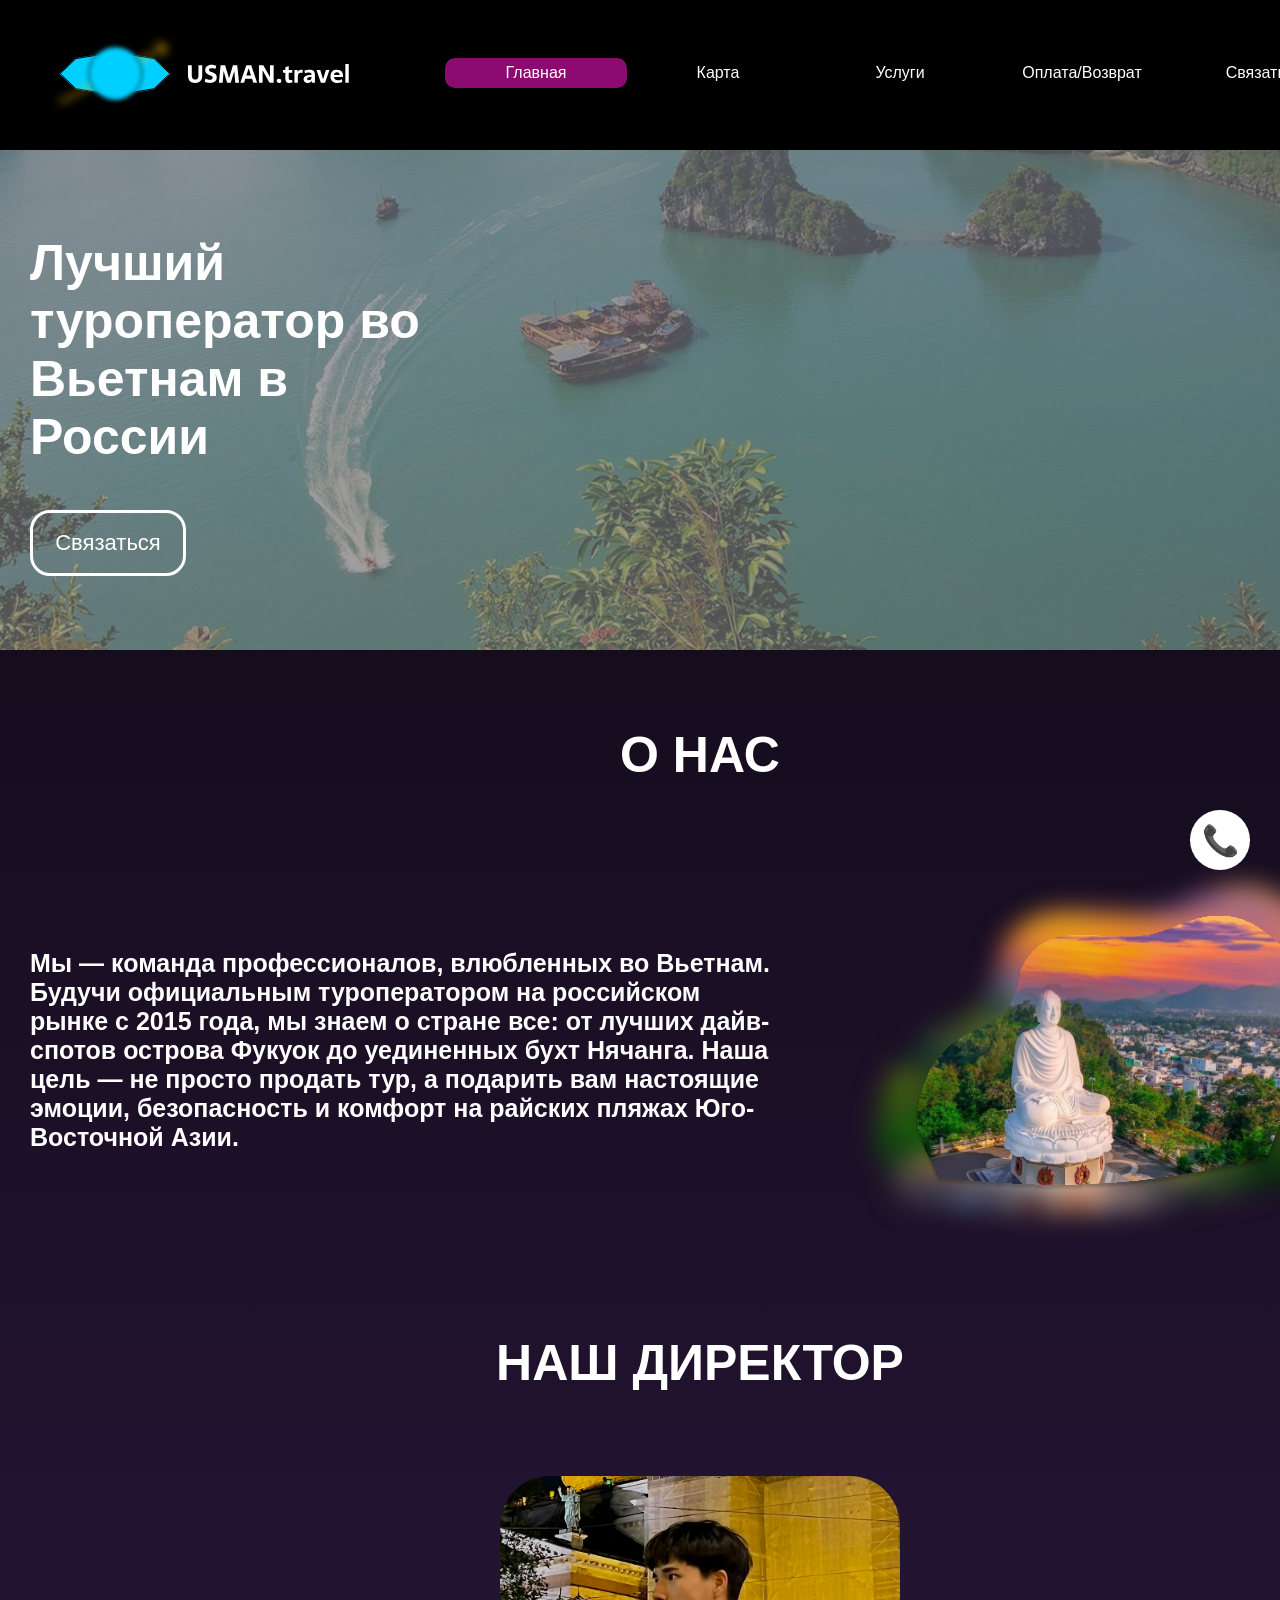
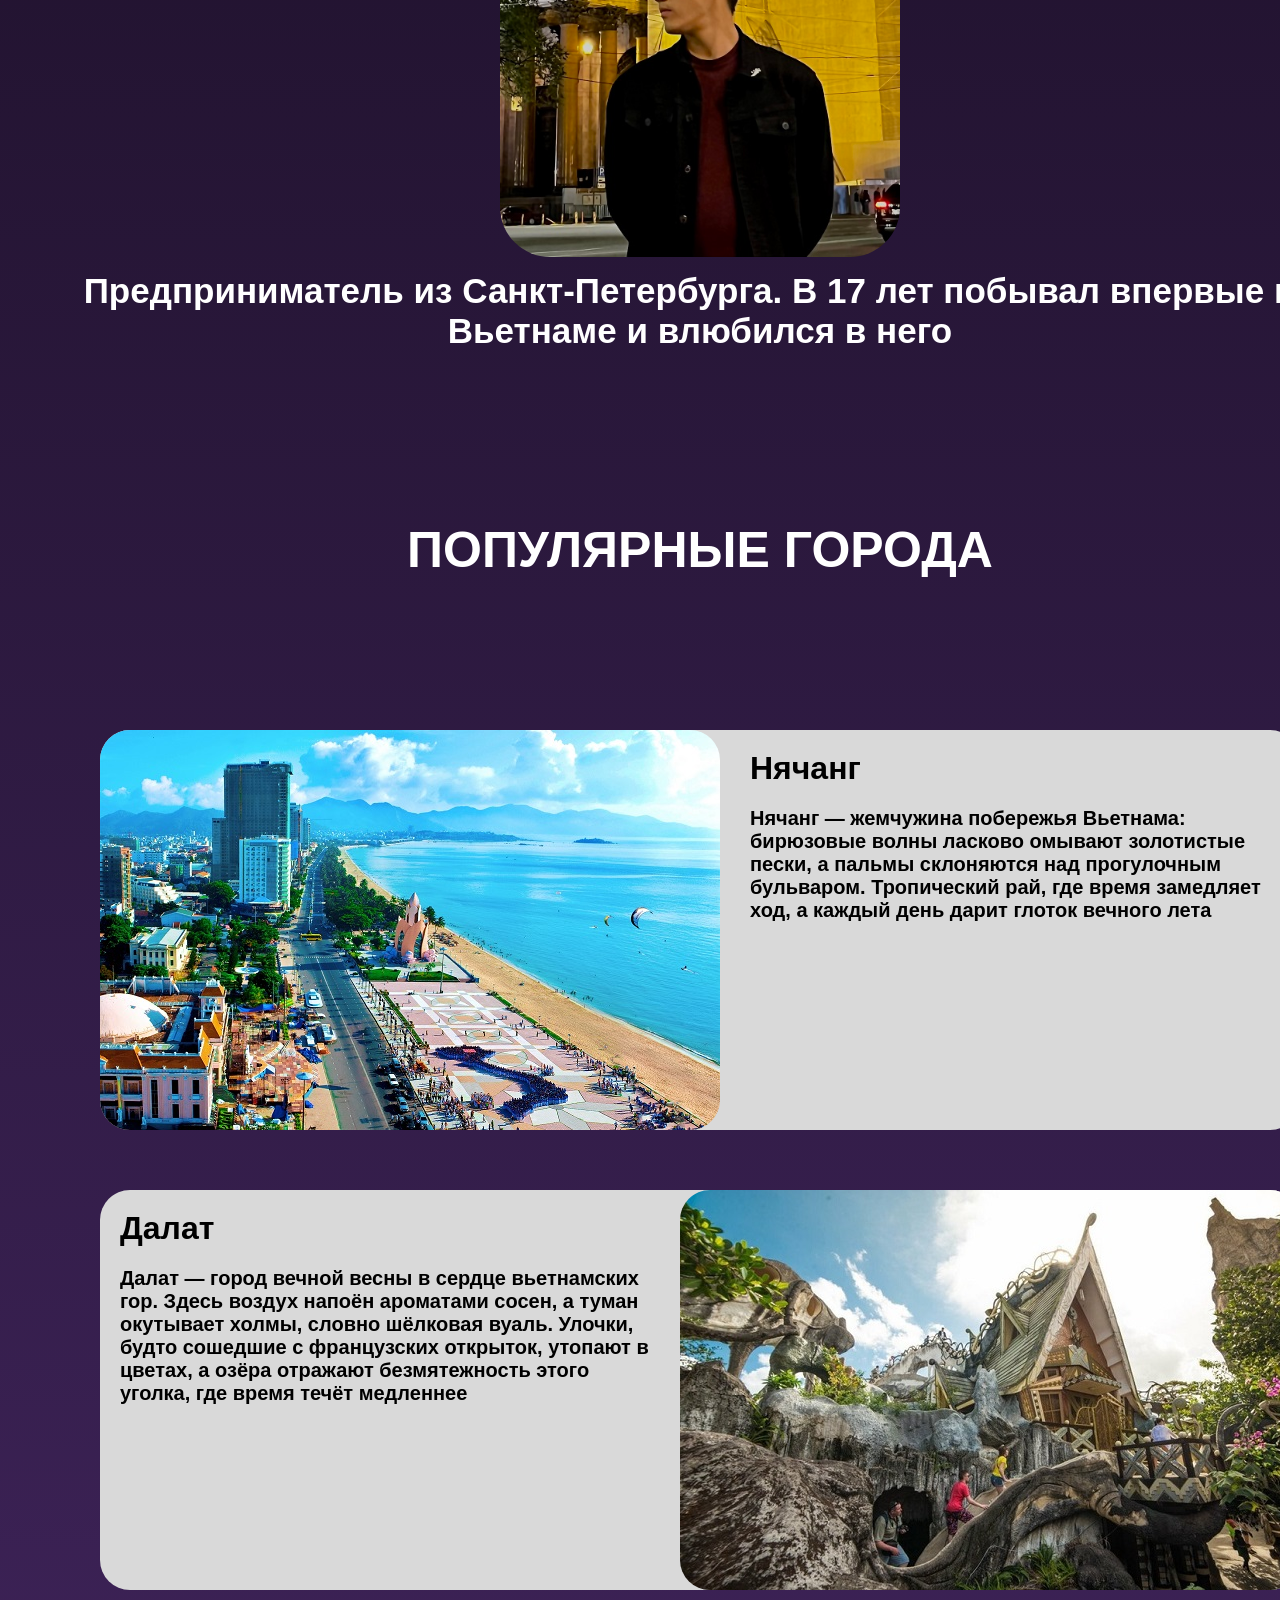
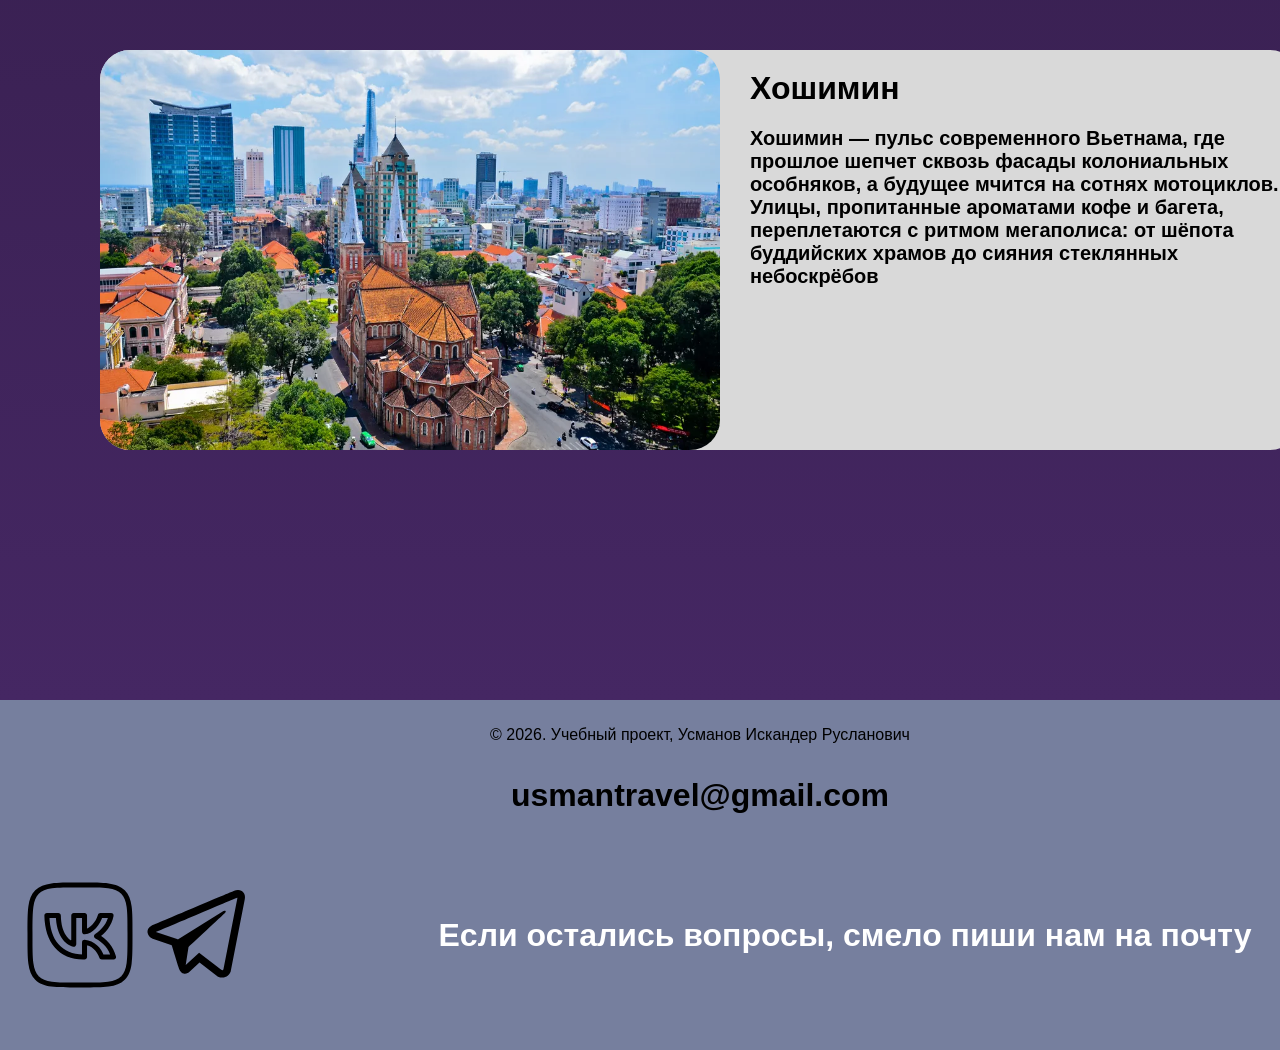
<file: files/index.html>
<!DOCTYPE html>
<html>
<head>
<meta charset = "UTF-8">
<title>USMAN.travel</title>
<link rel = "stylesheet" type = "text/css" href = "css.css">
<link rel="icon" href="favicon.ico" type="image/x-icon">
</head>
<body>
<video class = "fon_video" autoplay loop muted playsinline>
<source src = "fon.mp4">
</video>
<div class = "site">
<div class = "header">
<div class = "logo">
<a href = "index.html">
<img src = "logotip.svg">
</a>
</div>
<div class = "navygation">
<ol class = "menu">
<li><a href = "index.html" class="active">Главная</a>
<ul>
<li><a href = "index.html">О нас</a></li>
<li><a href = "index.html">Наш директор</a></li>
<li><a href = "index.html">Популярные города</a></li>
</ul>
</li>
<li><a href = "map.html">Карта</a></li>
<li><a href = "prices.html">Услуги</a>
<ul>
<li><a href = "prices.html">Цены</a></li>
<li><a href = "prices.html">Готовые туры</a></li>
<li><a href = "prices.html">Экстрим</a></li>
<li><a href = "prices.html">Оздоровительные</a></li>
</ul>
</li>
<li><a href = "rules.html">Оплата/Возврат</a>
<ul>
<li><a href = "rules.html">Правила бронирования, оплаты, отмены туров.</a></li>
</ul>
</li>
<li><a href = "contacts.html">Связаться</a>
<ul>
<li><a href = "contacts.html">Звонок оператора</a></li>
<li><a href = "contacts.html">Анкета</a></li>
<li><a href = "contacts.html">График работы операторов</a></li>
<li><a href = "#gmail">Почта</a></li>
</ul>
</li>
</ol>
</div>
</div>
<div class = "main">
<div class = "obl1">
<img src = "obl1.jpg">
<div class = "obl1_text">
<div class = "obl1-1">
<h1>Лучший туроператор во Вьетнам в России</h1>
</div>
<div class = "button_obl1">
<a href = "contacts.html" class = "button1">Связаться</a>
</div>
</div>
</div>
<div class = "obl2">
<div class = "obl2-1">
<h1>О НАС</h1>
</div>
<div class = "obl2-2">
<div class = "obl2-2-1">
<h1>Мы — команда профессионалов, влюбленных во Вьетнам. Будучи официальным туроператором на российском рынке с 2015 года, мы знаем о стране все: от лучших дайв-спотов острова Фукуок до уединенных бухт Нячанга. Наша цель — не просто продать тур, а подарить вам настоящие эмоции, безопасность и комфорт на райских пляжах Юго-Восточной Азии.</h1>
</div>
<div class = "obl2-2-2">
<img src = "obl2.svg">
</div>
</div>
</div>
<div class = "obl3">
<div class = "obl3-1">
<h1>НАШ ДИРЕКТОР</h1>
</div>
<div class = "obl3-2">
<div class = "obl3_img1">
<img src = "people.jpg" alt = "Предприниматель из Санкт‑Петербурга">
</div>
<div class = "obl3_text">
<h2>Предприниматель из Санкт‑Петербурга. В 17 лет побывал впервые во Вьетнаме и влюбился в него</h2>
</div>
</div>
</div>
<div class = "obl4">
<div class = "obl4-1">
<h1>ПОПУЛЯРНЫЕ ГОРОДА</h1>
</div>
<div class = "town">
<div class = "town_photo">
<img src = "nhatrang.jpg">
</div>
<div class = "town_text">
<div class = "town_text2">
<h1>Нячанг</h1>
<h2>Нячанг — жемчужина побережья Вьетнама: бирюзовые волны ласково омывают золотистые пески, а пальмы склоняются над прогулочным бульваром. Тропический рай, где время замедляет ход, а каждый день дарит глоток вечного лета</h2>
</div>
</div>
</div>
<div class = "town">
<div class = "town_photo2">
<img src = "dalat.jpg">
</div>
<div class = "town_text3">
<div class = "town_text2">
<h1>Далат</h1>
<h2>Далат — город вечной весны в сердце вьетнамских гор. Здесь воздух напоён ароматами сосен, а туман окутывает холмы, словно шёлковая вуаль. Улочки, будто сошедшие с французских открыток, утопают в цветах, а озёра отражают безмятежность этого уголка, где время течёт медленнее</h2>
</div>
</div>
</div>
<div class = "town">
<div class = "town_photo">
<img src = "hoshimin.jpg">
</div>
<div class = "town_text">
<div class = "town_text2">
<h1>Хошимин</h1>
<h2>Хошимин — пульс современного Вьетнама, где прошлое шепчет сквозь фасады колониальных особняков, а будущее мчится на сотнях мотоциклов. Улицы, пропитанные ароматами кофе и багета, переплетаются с ритмом мегаполиса: от шёпота буддийских храмов до сияния стеклянных небоскрёбов</h2>
</div>
</div>
</div>
</div>
</div>
<div class = "footer">
<div class = "footer1">
<p>© 2026. Учебный проект, Усманов Искандер Русланович</p>
</div>
<div class = "footer2">
<h1 id = "gmail">usmantravel@gmail.com</h1>
</div>
<div class = "footer3">
<div class = "logotips">
<div class = "logo1">
<a href ="index.html">
<img src = "logo1.svg">
</a>
</div>
<div class = "logo2">
<a href ="index.html">
<img src = "logo2.svg">
</a>
</div>
</div>
<div class = "footer3_text">
<h1>Если остались вопросы, смело пиши нам на почту</h1>
</div>
</div>
</div>
</div>
<a href="contacts.html" class="fixed-circle-button">
📞
</a>
</body>
</html>
</file>
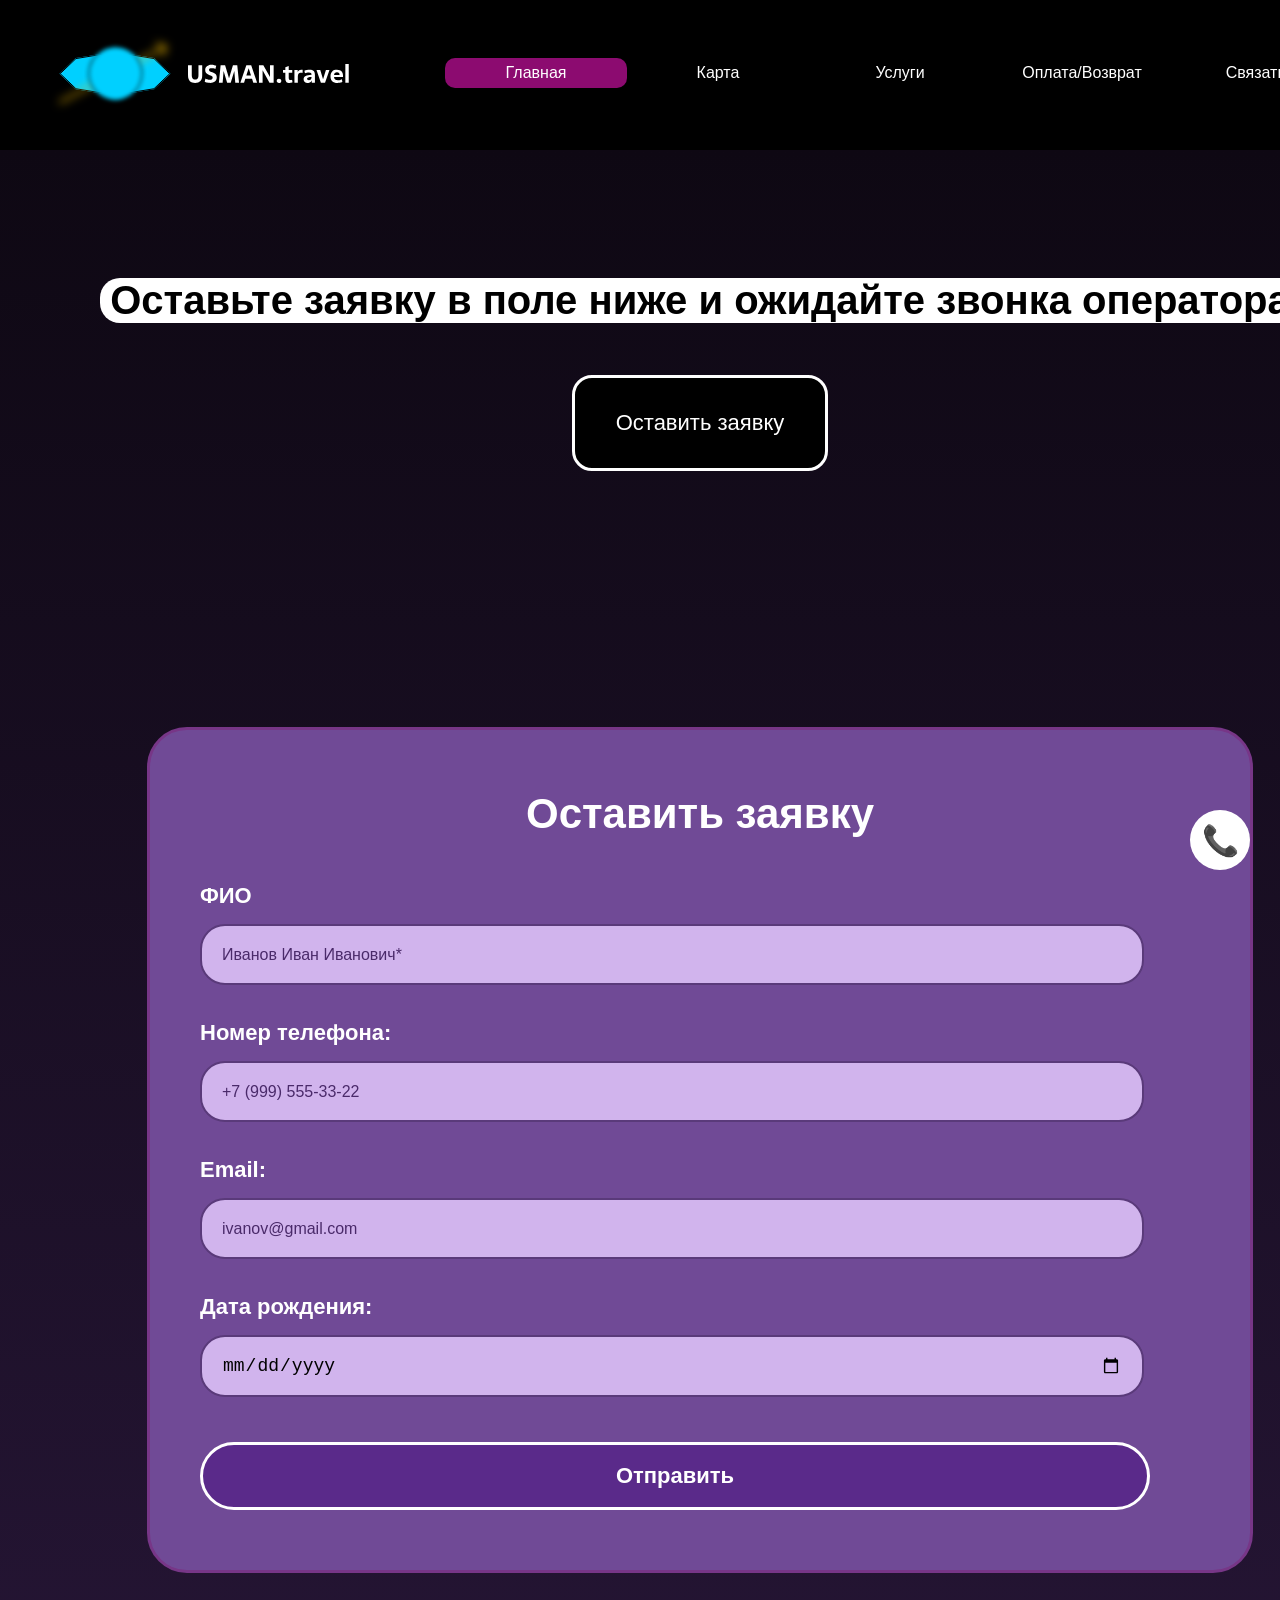
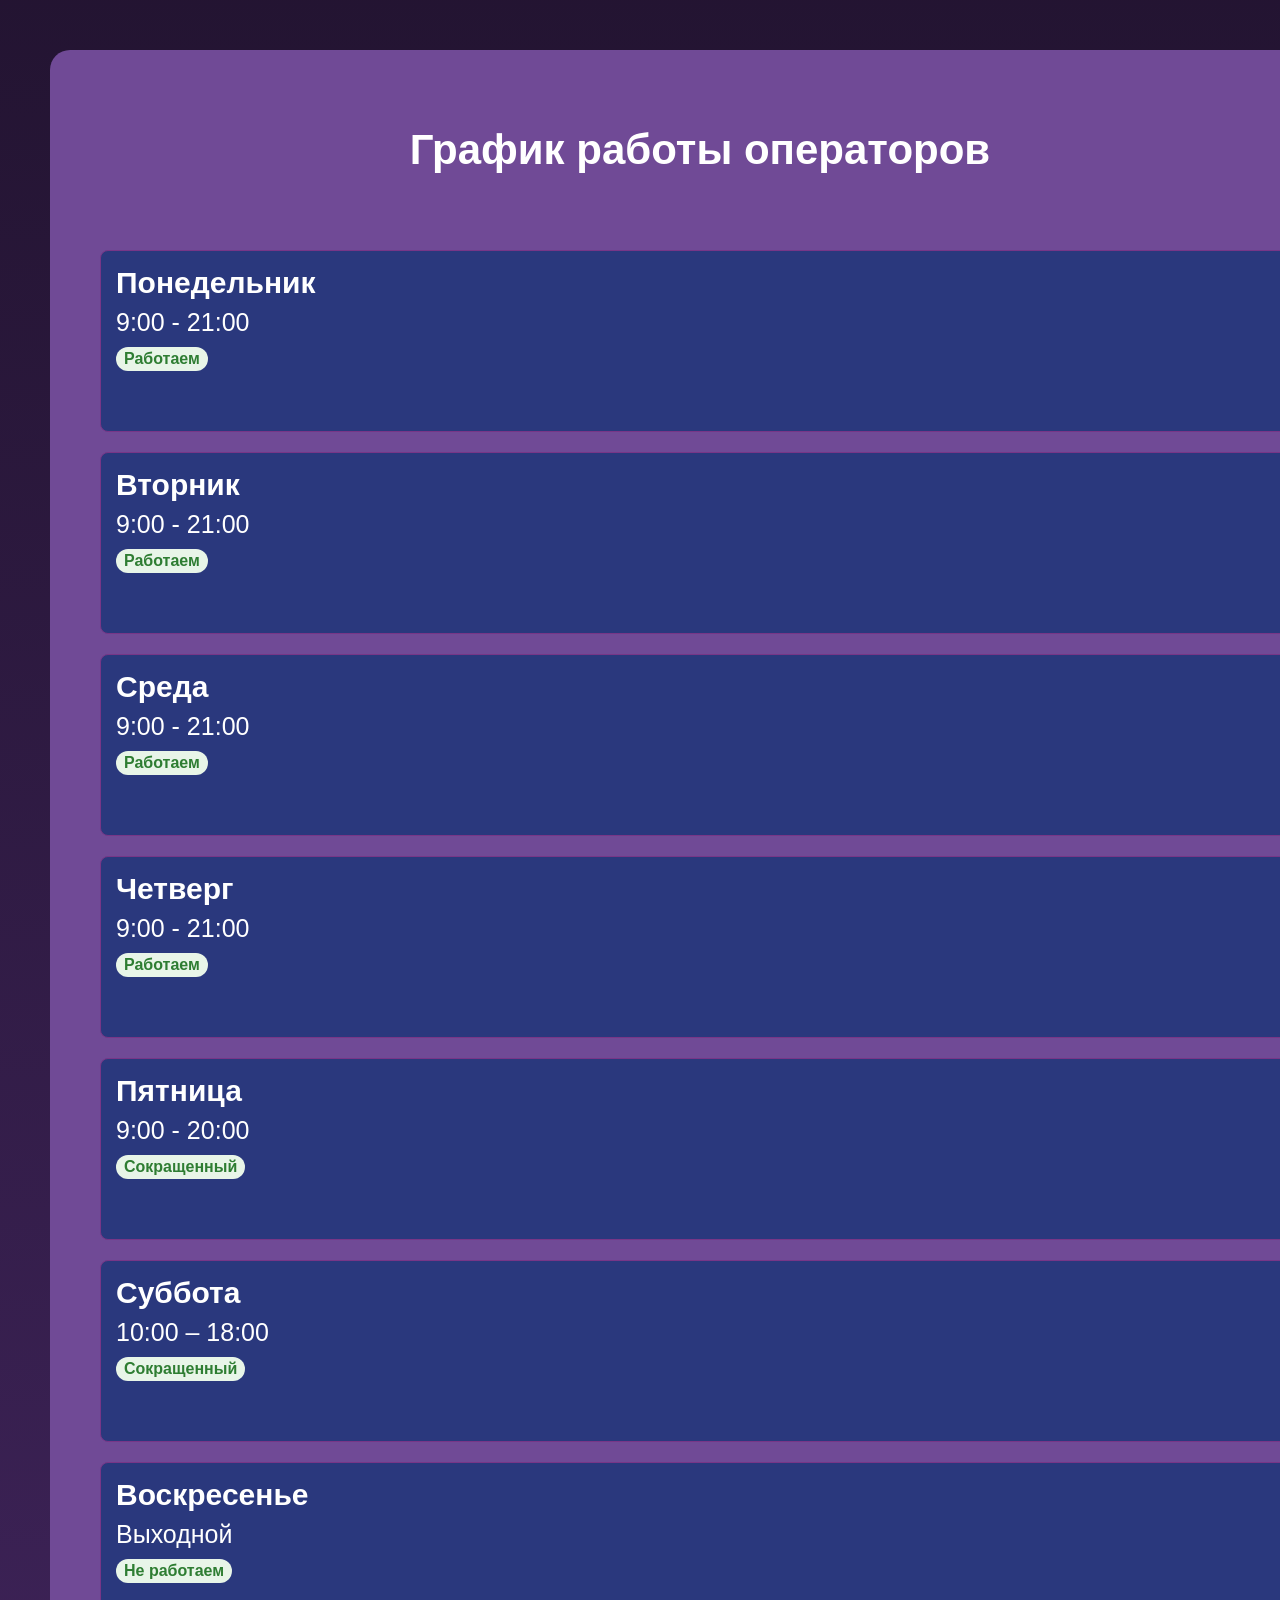
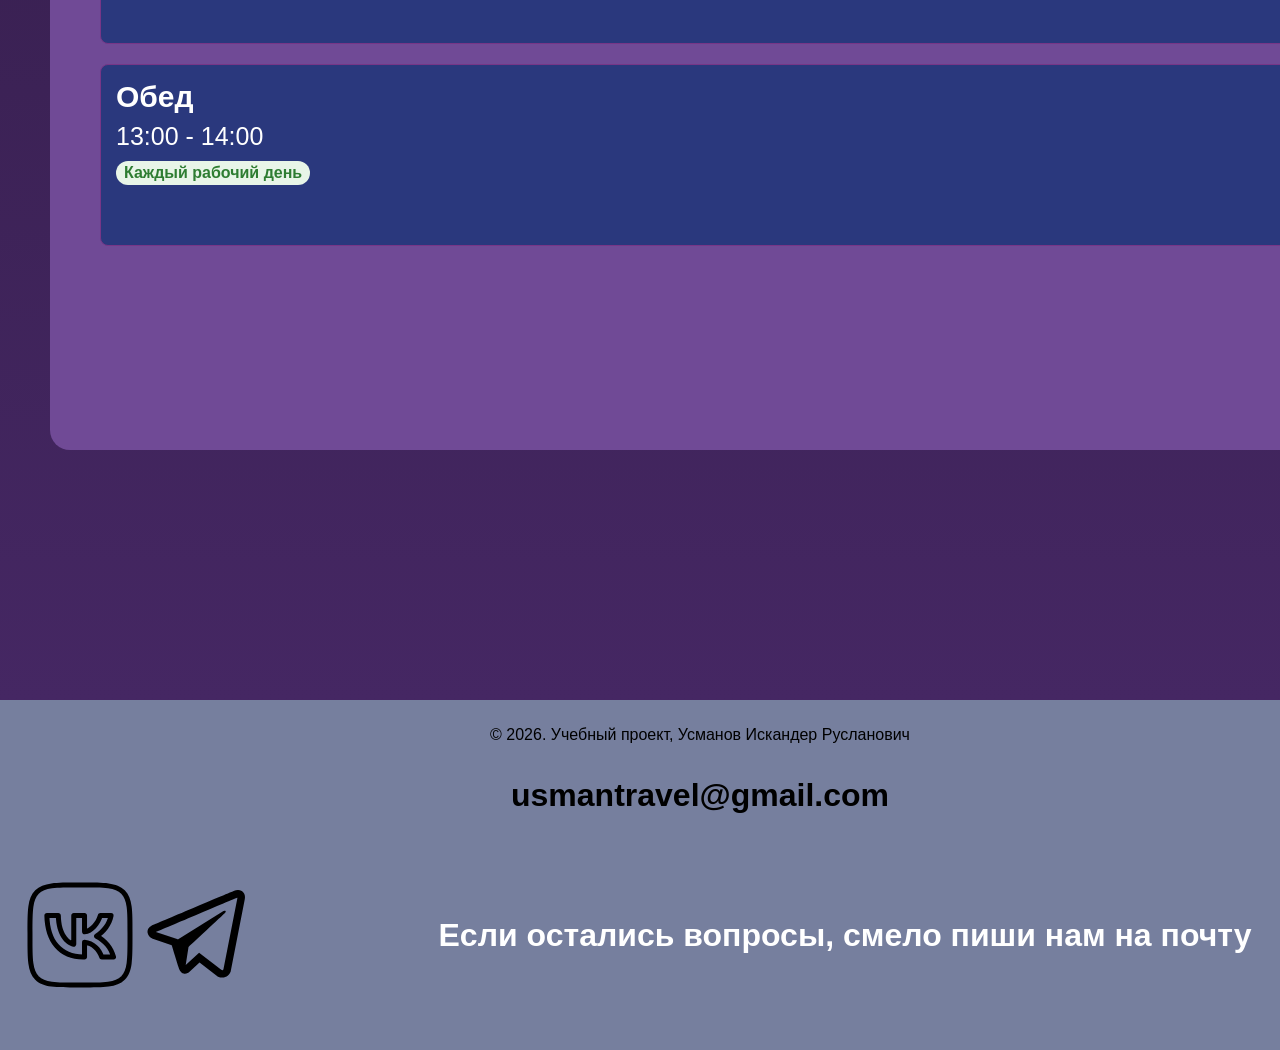
<file: files/contacts.html>
<!DOCTYPE html>
<html>
<head>
<meta charset = "UTF-8">
<title>USMAN.travel - Заявка</title>
<link rel = "stylesheet" type = "text/css" href = "css.css">
<link rel="icon" href="favicon.ico" type="image/x-icon">
</head>
<body>
<video class = "fon_video" autoplay loop muted playsinline>
<source src = "fon.mp4">
</video>
<div class = "site">
<div class = "header">
<div class = "logo">
<a href = "index.html">
<img src = "logotip.svg">
</a>
</div>
<div class = "navygation">
<ol class = "menu">
<li><a href = "index.html" class="active">Главная</a>
<ul>
<li><a href = "index.html">О нас</a></li>
<li><a href = "index.html">Наш директор</a></li>
<li><a href = "index.html">Популярные города</a></li>
</ul>
</li>
<li><a href = "map.html">Карта</a></li>
<li><a href = "prices.html">Услуги</a>
<ul>
<li><a href = "prices.html">Цены</a></li>
<li><a href = "prices.html">Готовые туры</a></li>
<li><a href = "prices.html">Экстрим</a></li>
<li><a href = "prices.html">Оздоровительные</a></li>
</ul>
</li>
<li><a href = "rules.html">Оплата/Возврат</a>
<ul>
<li><a href = "rules.html">Правила бронирования, оплаты, отмены туров.</a></li>
</ul>
</li>
<li><a href = "contacts.html">Связаться</a>
<ul>
<li><a href = "contacts.html">Звонок оператора</a></li>
<li><a href = "contacts.html">Анкета</a></li>
<li><a href = "contacts.html">График работы операторов</a></li>
<li><a href = "#gmail">Почта</a></li>
</ul>
</li>
</ol>
</div>
</div>
<div class = "main">
<div class = "contact1">
<video autoplay loop muted playsinline>
<source src = "fon4.mp4">
</video>
<div class = "contact1_text">
<div class = "contact1-1">
<h1>Оставьте заявку в поле ниже и ожидайте звонка оператора</h1>
</div>
<div class = "contact_button">
<a href = "#yakor3" class = "contact_button1">Оставить заявку</a>
</div>
</div>
</div>
<div class = "contact2">
<div class = "contact2-1">
<form action = "/contact" method = "post" id = "contactForm">
<div class = "contact-form-all">
<div class = "contact-form-title">
<h1 id = "yakor3">Оставить заявку</h1>
</div>
<div class = "contact-form-group">
<label for = "name">ФИО</label>
<input type = "text" name = "name" id = "name" maxlength = "50" required placeholder = "Иванов Иван Иванович*">
</div>
<div class = "contact-form-group">
<label for = "tel">Номер телефона:</label>
<input type = "tel" name = "tel" maxlength = "20" pattern = "\+7\s\(\d{3}\)\s\d{3}-\d{2}-\d{2}" required placeholder = "+7 (999) 555-33-22">
</div>
<div class = "contact-form-group">
<label for = "email">Email:</label>
<input type = "email" name = "email" id = "email" required placeholder = "ivanov@gmail.com">
</div>
<div class = "contact-form-group">
<label for = "birthdate">Дата рождения:</label>
<input type = "date" name = "birthdate" id = "birthdate" required>
</div>
<div class = "contact-form-button">
<button type = "submit"  onclick="alert('Сообщение отправлено')">Отправить</button>
</div>
</div>
</form>
</div>
</div>
<div class = "contact3">
<div class = "contact3-1">
<div class = "contact3-title">
<h1>График работы операторов</h1>
</div>
<div class = "contact3-container">
<div class = "contact3-item">
<div class = "contact3-name">Понедельник</div>
<div class = "contact3-text">9:00 - 21:00</div>
<div class = "contact3-tag">Работаем</div>
</div>
<div class = "contact3-item">
<div class = "contact3-name">Вторник</div>
<div class = "contact3-text">9:00 - 21:00</div>
<div class = "contact3-tag">Работаем</div>
</div>
<div class = "contact3-item">
<div class = "contact3-name">Среда</div>
<div class = "contact3-text">9:00 - 21:00</div>
<div class = "contact3-tag">Работаем</div>
</div>
<div class = "contact3-item">
<div class = "contact3-name">Четверг</div>
<div class = "contact3-text">9:00 - 21:00</div>
<div class = "contact3-tag">Работаем</div>
</div>
<div class = "contact3-item">
<div class = "contact3-name">Пятница</div>
<div class = "contact3-text">9:00 - 20:00</div>
<div class = "contact3-tag">Сокращенный</div>
</div>
<div class = "contact3-item">
<div class = "contact3-name">Суббота</div>
<div class = "contact3-text">10:00 – 18:00</div>
<div class = "contact3-tag">Сокращенный</div>
</div>
<div class = "contact3-item">
<div class = "contact3-name">Воскресенье</div>
<div class = "contact3-text">Выходной</div>
<div class = "contact3-tag">Не работаем</div>
</div>
<div class = "contact3-item">
<div class = "contact3-name">Обед</div>
<div class = "contact3-text">13:00 - 14:00</div>
<div class = "contact3-tag">Каждый рабочий день</div>
</div>
</div>
</div>
</div>
</div>
<div class = "footer">
<div class = "footer1">
<p>© 2026. Учебный проект, Усманов Искандер Русланович</p>
</div>
<div class = "footer2">
<h1 id = "gmail">usmantravel@gmail.com</h1>
</div>
<div class = "footer3">
<div class = "logotips">
<div class = "logo1">
<a href = "index.html">
<img src = "logo1.svg">
</a>
</div>
<div class = "logo2">
<a href = "index.html">
<img src = "logo2.svg">
</a>
</div>
</div>
<div class = "footer3_text">
<h1>Если остались вопросы, смело пиши нам на почту</h1>
</div>
</div>
</div>
</div>
<a href="contacts.html" class="fixed-circle-button">
📞
</a>
</body>
</html>
</file>
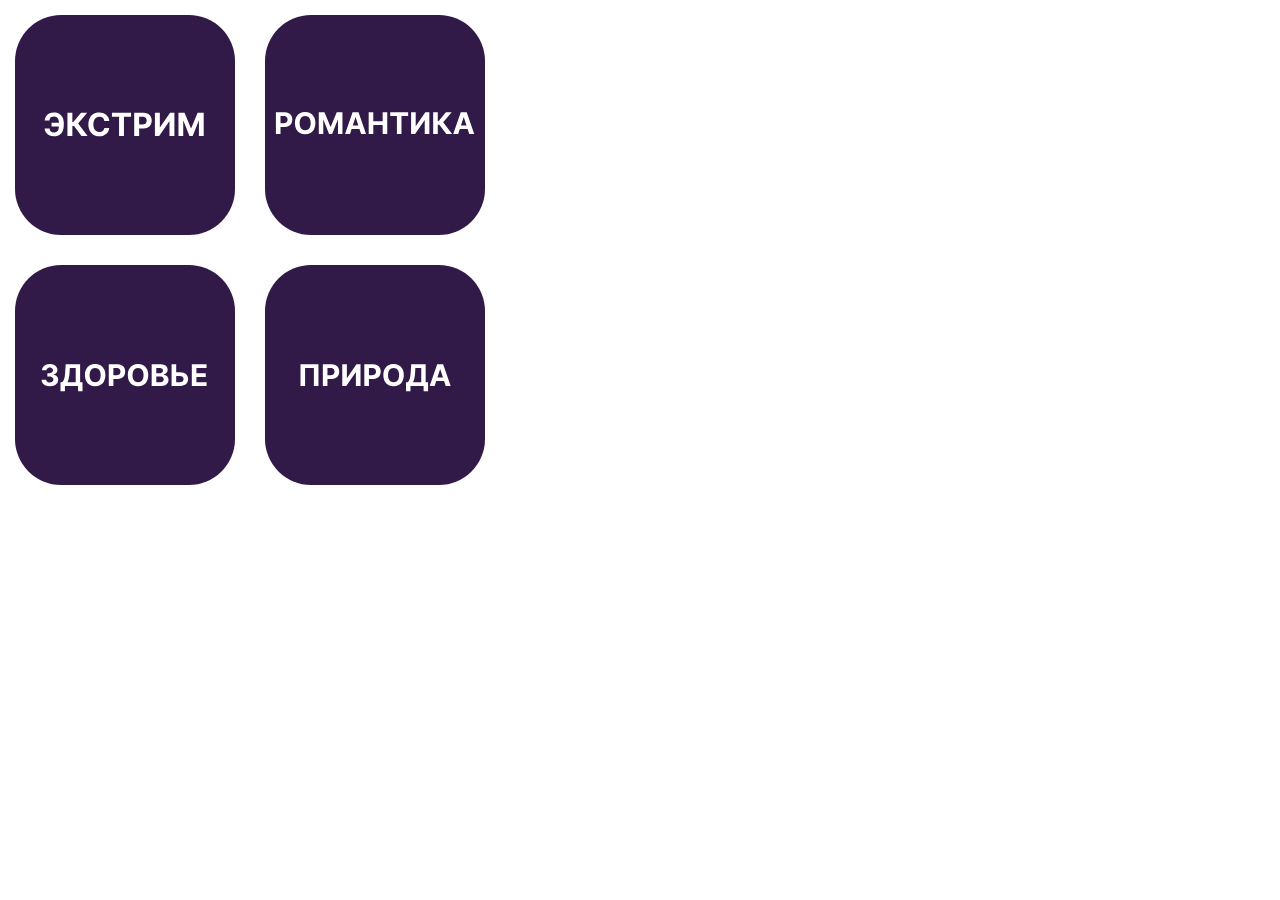
<file: files/Menu.html>
<!DOCTYPE html>
<html lang="ru">
<head>
<meta charset="UTF-8">
<title>menu</title>
<link rel="stylesheet" type="text/css" href="css.css">
</head>
<body>
<div class="menu-left">
<img src="makes.svg" usemap="#menu-map" alt="Карта-меню">
<map name="menu-map">
<area shape="rect" coords="0,0,250,250" href="u1.html" target="OblastFrame" alt="Верхняя левая четверть">
<area shape="rect" coords="250,0,500,250" href="u2.html" target="OblastFrame" alt="Верхняя правая четверть">
<area shape="rect" coords="0,250,250,500" href="u3.html" target="OblastFrame" alt="Нижняя левая четверть">
<area shape="rect" coords="250,250,500,500" href="u4.html" target="OblastFrame" alt="Нижняя правая четверть">
</map>
</div>
</body>
</html>
</file>
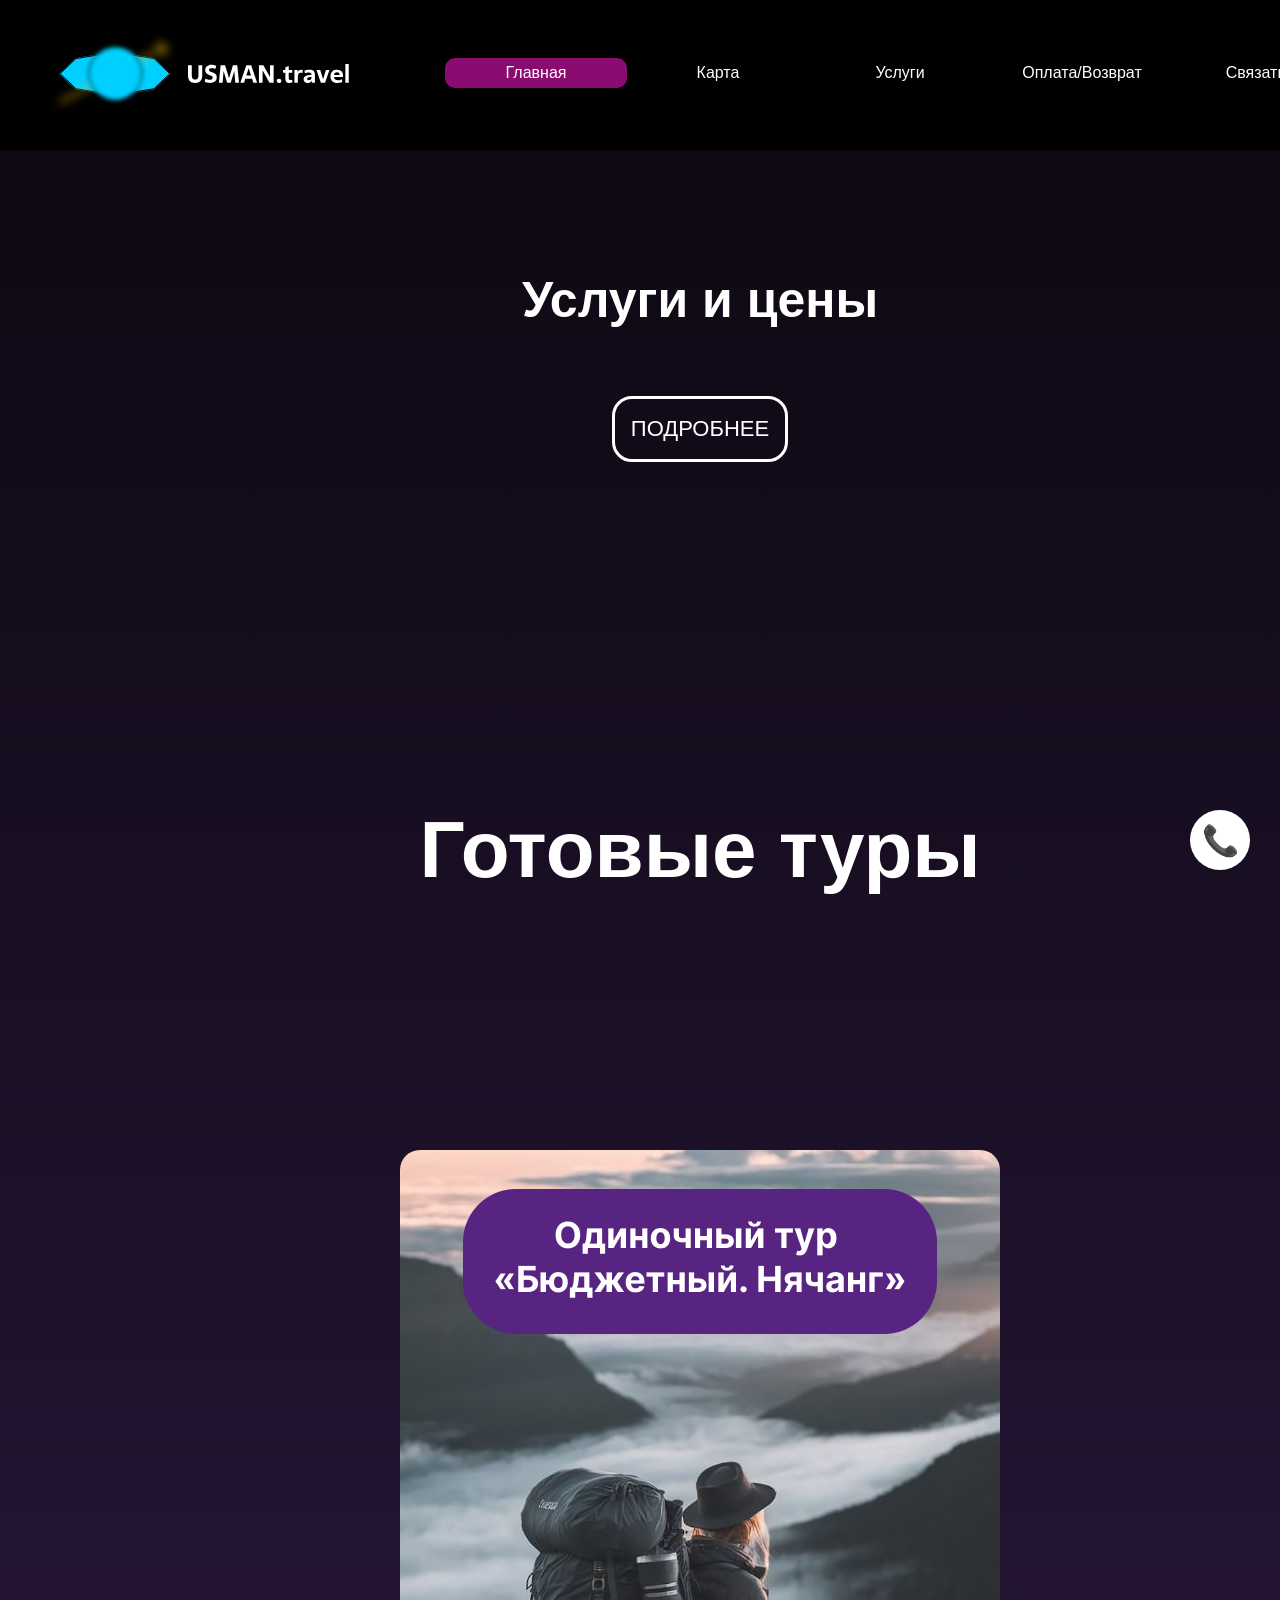
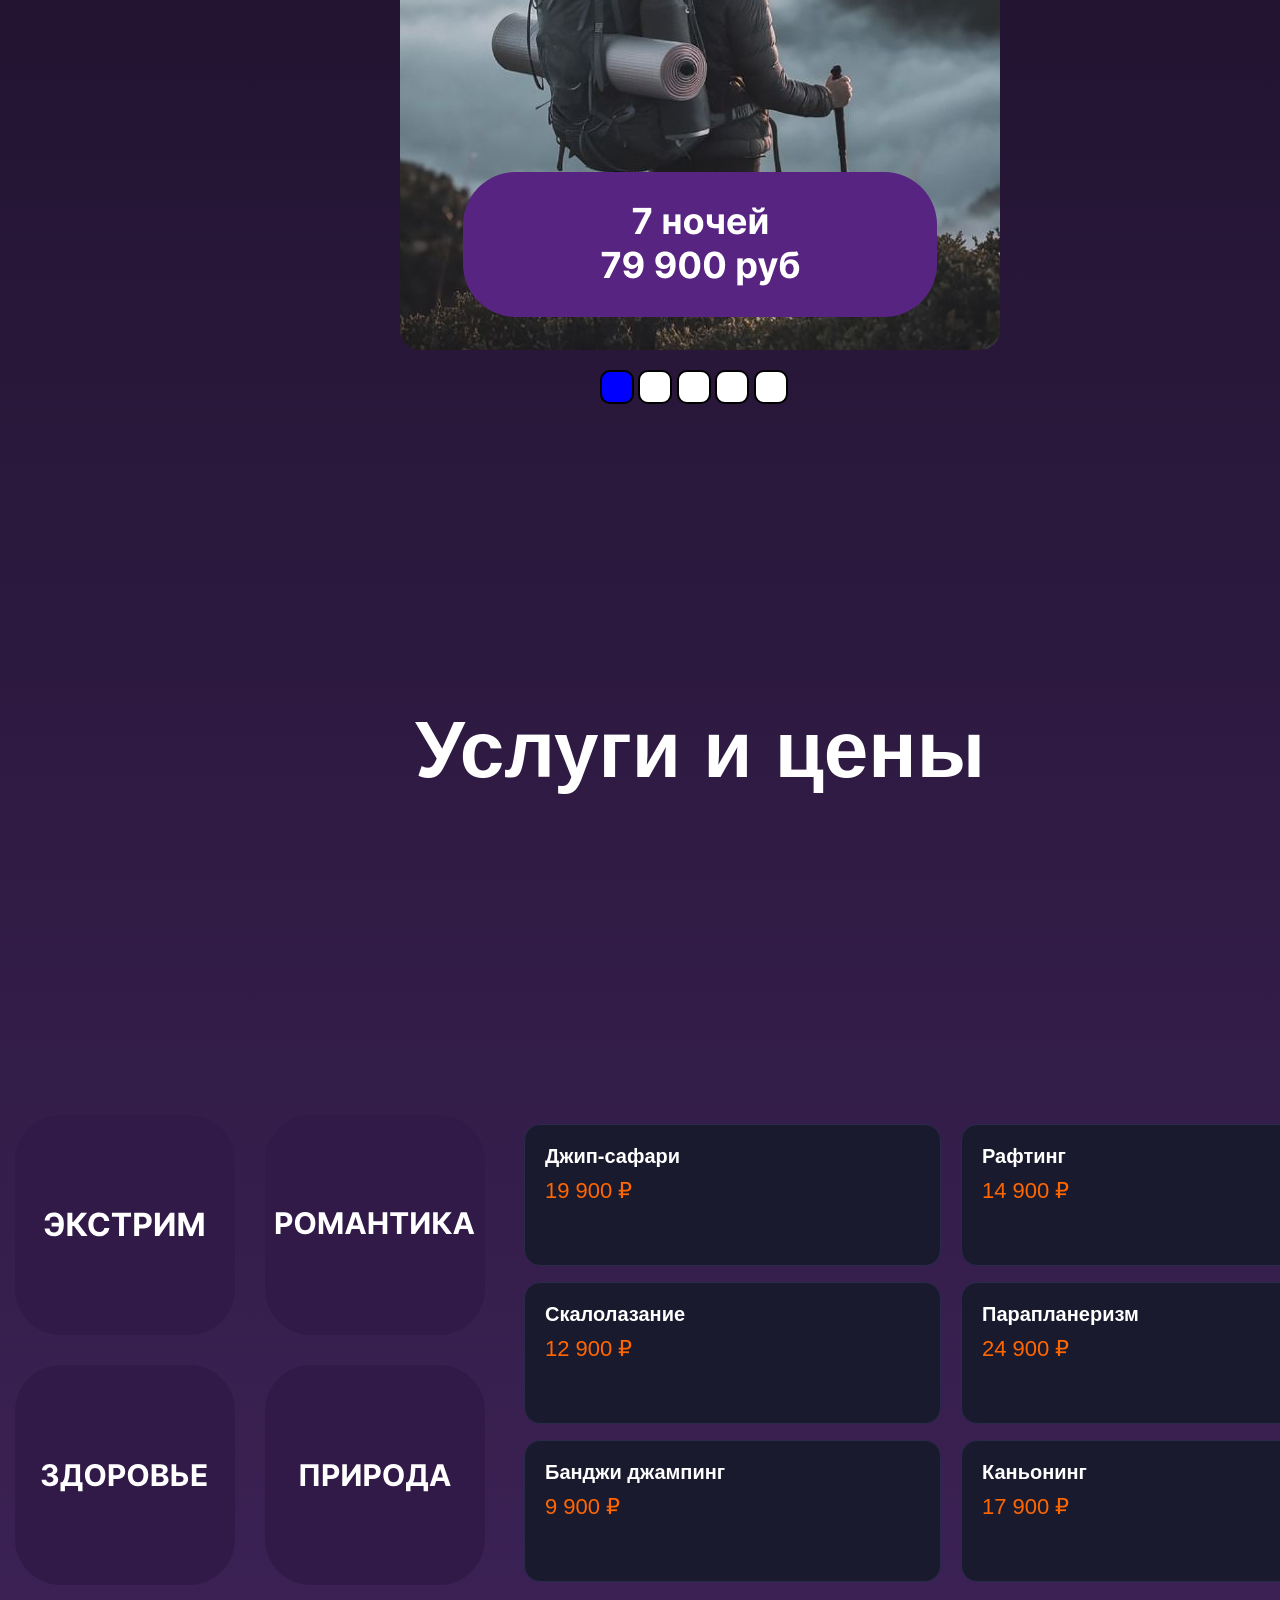
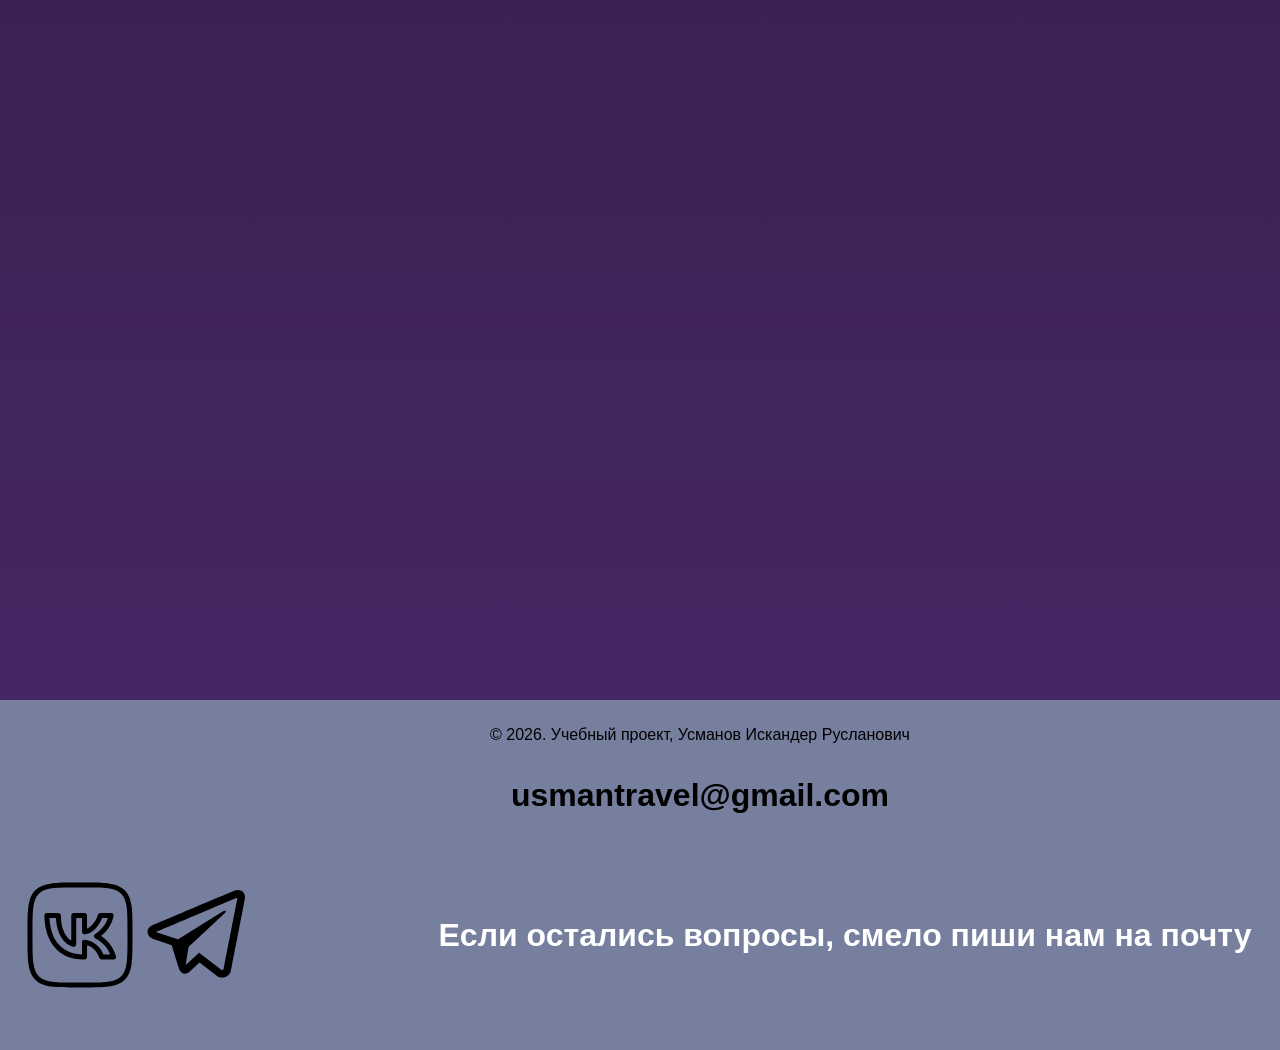
<file: files/prices.html>
<!DOCTYPE html>
<html>
<head>
<meta charset = "UTF-8">
<title>USMAN.travel - Услуги и цены</title>
<link rel = "stylesheet" type = "text/css" href = "css.css">
<link rel="icon" href="favicon.ico" type="image/x-icon">
</head>
<body>
<video class = "fon_video" autoplay loop muted playsinline>
<source src = "fon.mp4">
</video>
<div class = "site">
<div class = "header">
<div class = "logo">
<a href = "index.html">
<img src = "logotip.svg">
</a>
</div>
<div class = "navygation">
<ol class = "menu">
<li><a href = "index.html" class="active">Главная</a>
<ul>
<li><a href = "index.html">О нас</a></li>
<li><a href = "index.html">Наш директор</a></li>
<li><a href = "index.html">Популярные города</a></li>
</ul>
</li>
<li><a href = "map.html">Карта</a></li>
<li><a href = "prices.html">Услуги</a>
<ul>
<li><a href = "prices.html">Цены</a></li>
<li><a href = "prices.html">Готовые туры</a></li>
<li><a href = "prices.html">Экстрим</a></li>
<li><a href = "prices.html">Оздоровительные</a></li>
</ul>
</li>
<li><a href = "rules.html">Оплата/Возврат</a>
<ul>
<li><a href = "rules.html">Правила бронирования, оплаты, отмены туров.</a></li>
</ul>
</li>
<li><a href = "contacts.html">Связаться</a>
<ul>
<li><a href = "contacts.html">Звонок оператора</a></li>
<li><a href = "contacts.html">Анкета</a></li>
<li><a href = "contacts.html">График работы операторов</a></li>
<li><a href = "#gmail">Почта</a></li>
</ul>
</li>
</ol>
</div>
</div>
<div class = "main">
<div class = "price1">
<video autoplay loop muted playsinline>
<source src = "fon3.mp4">
</video>
<div class = "price1_text">
<div class = "price1-1">
<h1>Услуги и цены</h1>
</div>
<div class = "price_button">
<a href = "#yakor2" class = "price_button1">ПОДРОБНЕЕ</a>
</div>
</div>
</div>
<div class = "price2-text">
<h1>Готовые туры</h1>
</div>
<div class = "price2">
<div class = "price_slaider">
<input type = "radio" name = "slider" id = "slider4" checked = "checked">
<label for = "slider4"></label>
<div class = "photo"><img src = "1.jpg"></div>
<input type = "radio" name = "slider" id = "slider3_2">
<label for = "slider3_2"></label>
<div class = "photo"><img src = "2.jpg"></div>
<input type = "radio" name = "slider" id = "slider3_3">
<label for = "slider3_3"></label>
<div class = "photo"><img src = "3.jpg"></div>
<input type = "radio" name = "slider" id = "slider3_4">
<label for = "slider3_4"></label>
<div class = "photo"><img src = "4.jpg"></div>
<input type = "radio" name = "slider" id = "slider3_5">
<label for = "slider3_5"></label>
<div class = "photo"><img src = "5.jpg"></div>
</div>
</div>
<div class = "price3-text">
<h1 id = "yakor2">Услуги и цены</h1>
</div>
<div class = "price3">
<iframe src = "Menu.html" name = "MenuFrame" class = "menu-frame" scrolling = "no"></iframe>
<iframe src = "u1.html" name = "OblastFrame" class = "oblast-frame" scrolling = "no"></iframe>
</div>
</div>
<div class = "footer">
<div class = "footer1">
<p>© 2026. Учебный проект, Усманов Искандер Русланович</p>
</div>
<div class = "footer2">
<h1>usmantravel@gmail.com</h1>
</div>
<div class = "footer3">
<div class = "logotips">
<div class = "logo1">
<a href="index.html">
<img src = "logo1.svg">
</a>
</div>
<div class = "logo2">
<a href = "index.html">
<img src = "logo2.svg">
</a>
</div>
</div>
<div class = "footer3_text">
<h1 id = "gmail">Если остались вопросы, смело пиши нам на почту</h1>
</div>
</div>
</div>
</div>
<a href="contacts.html" class="fixed-circle-button">
📞
</a>
</body>
</html>
</file>
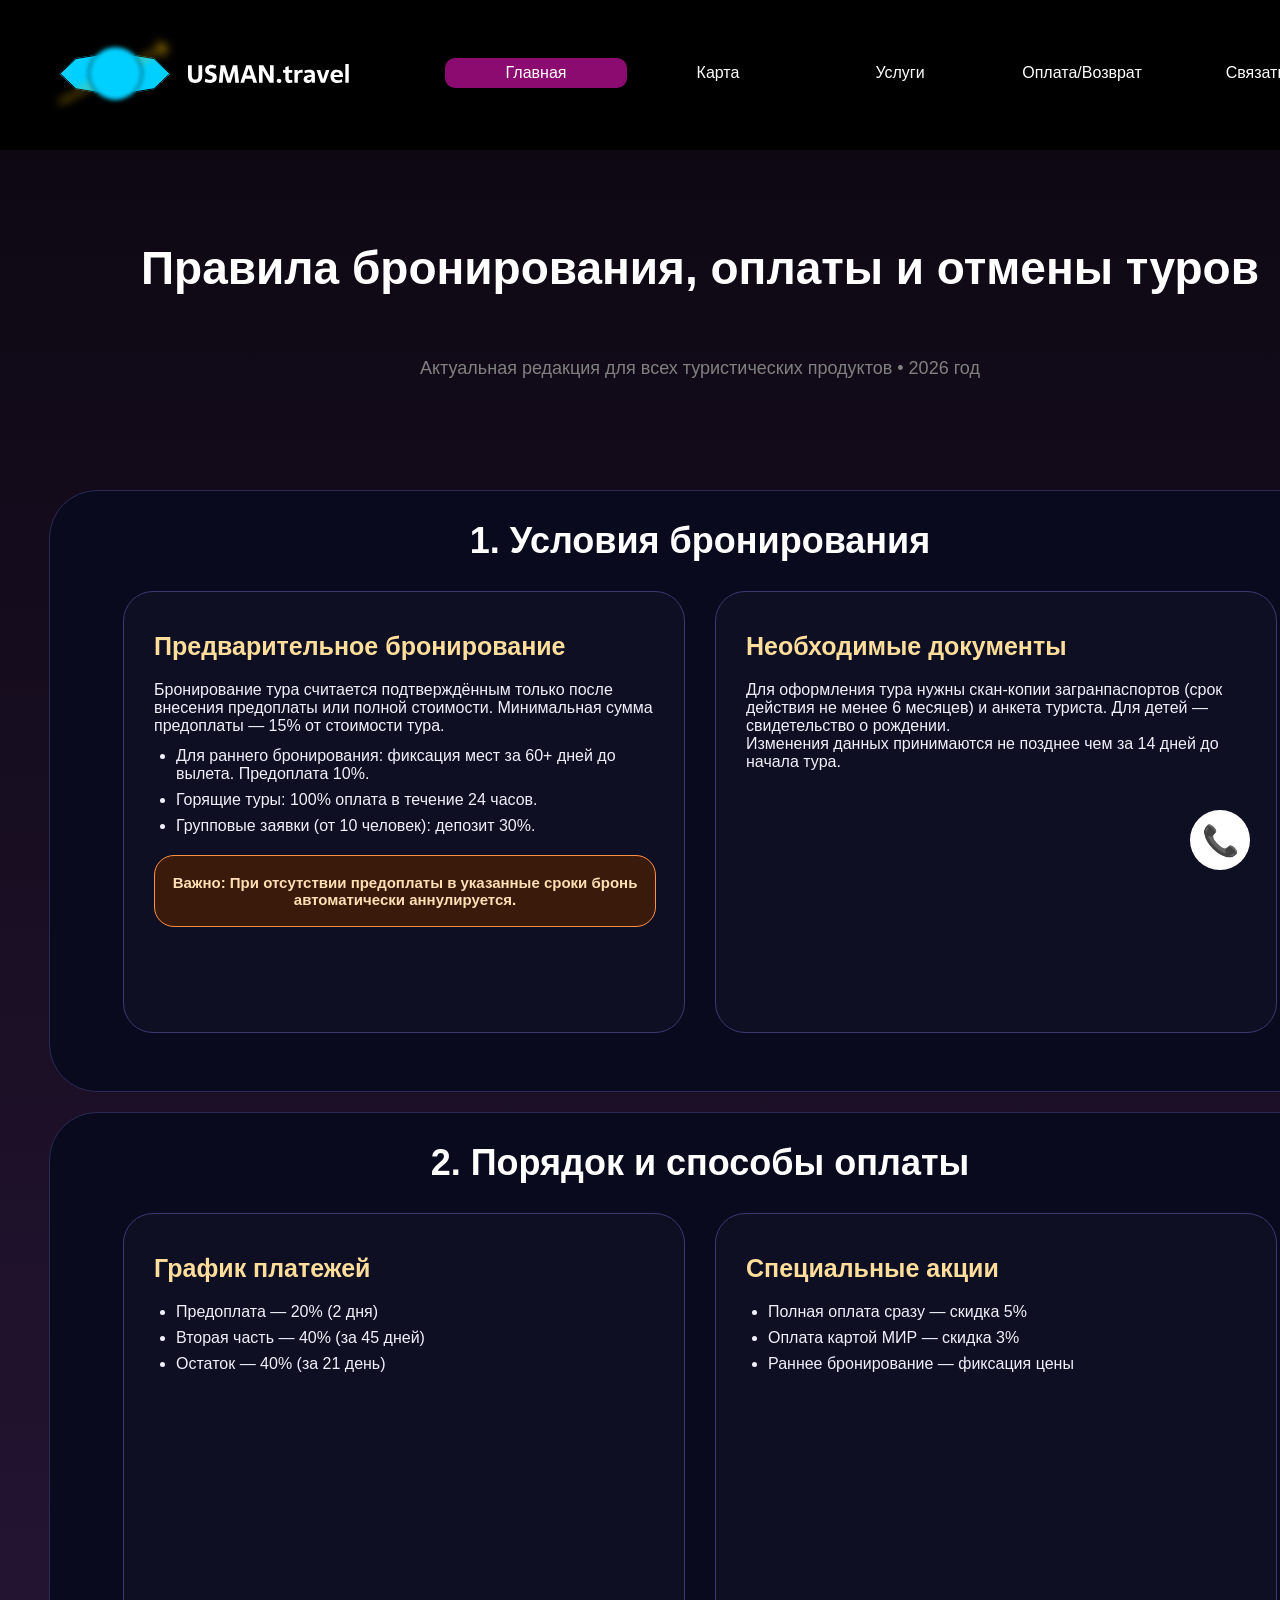
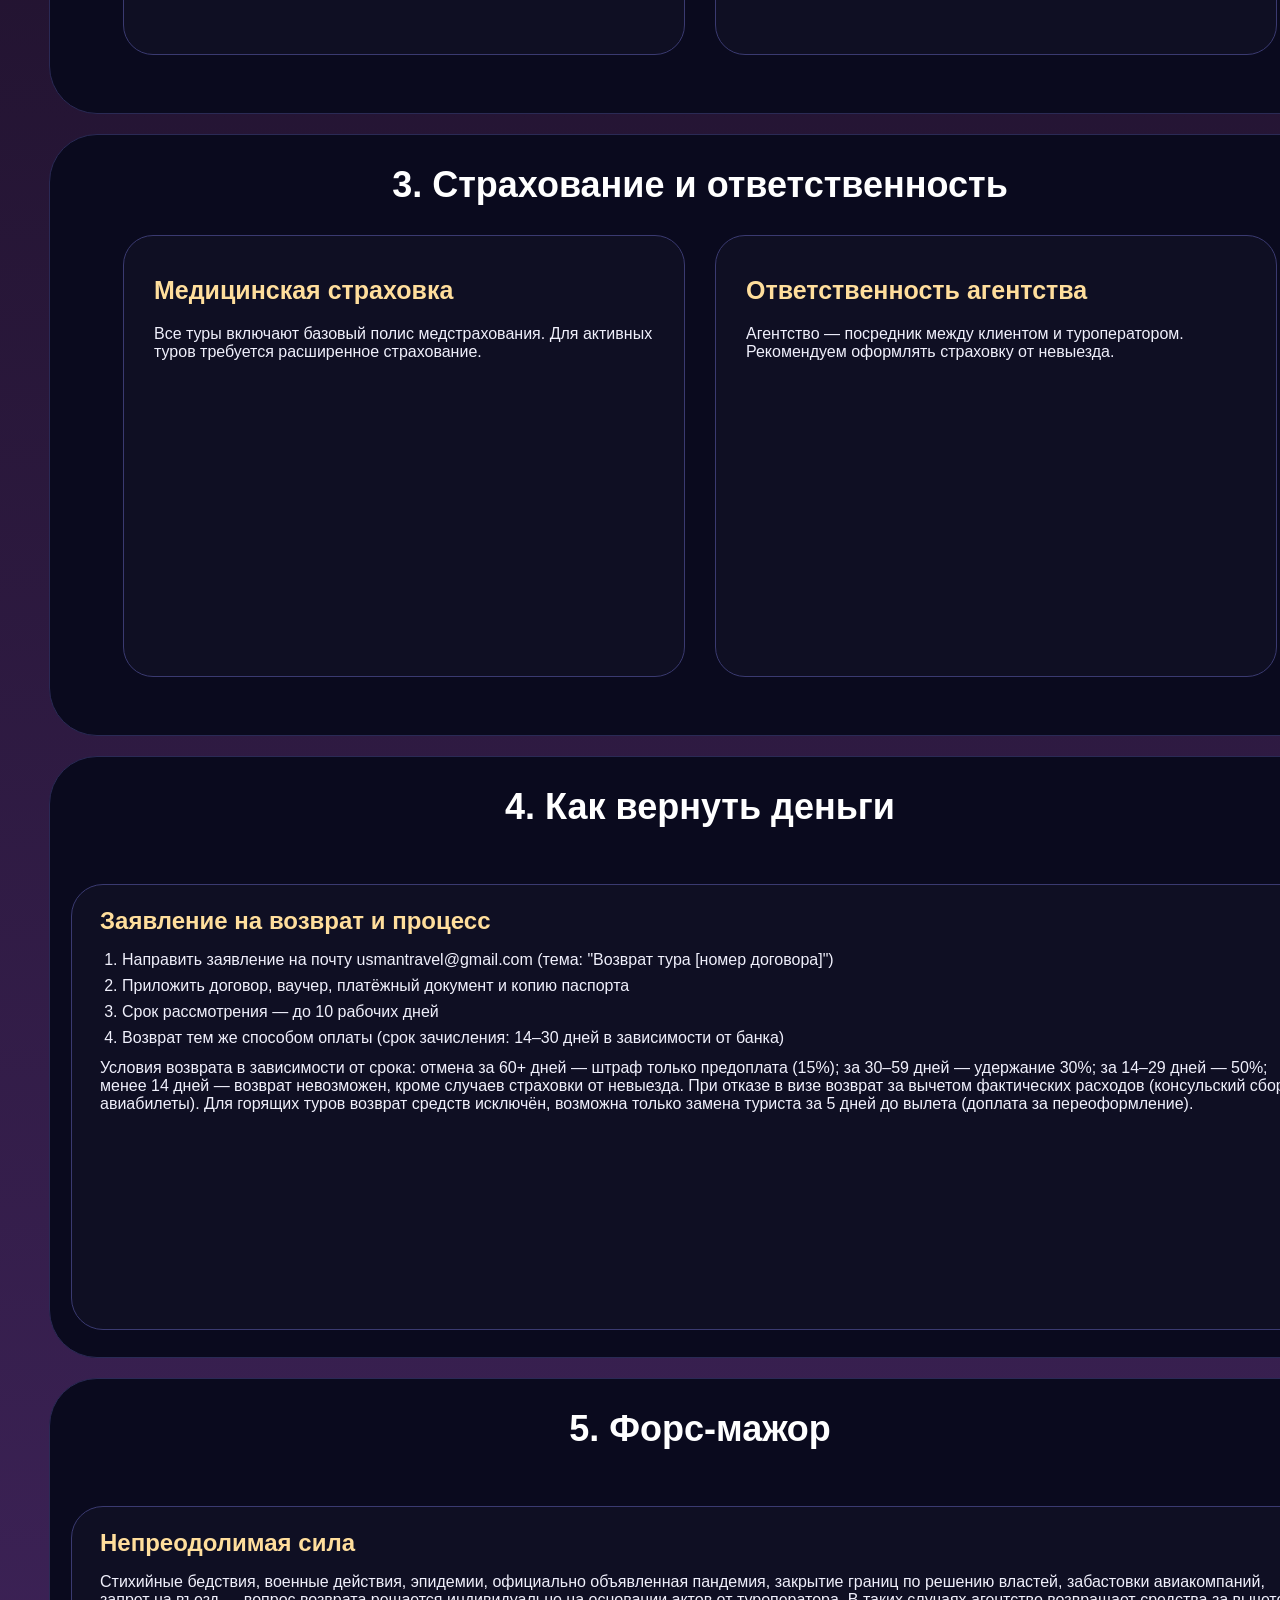
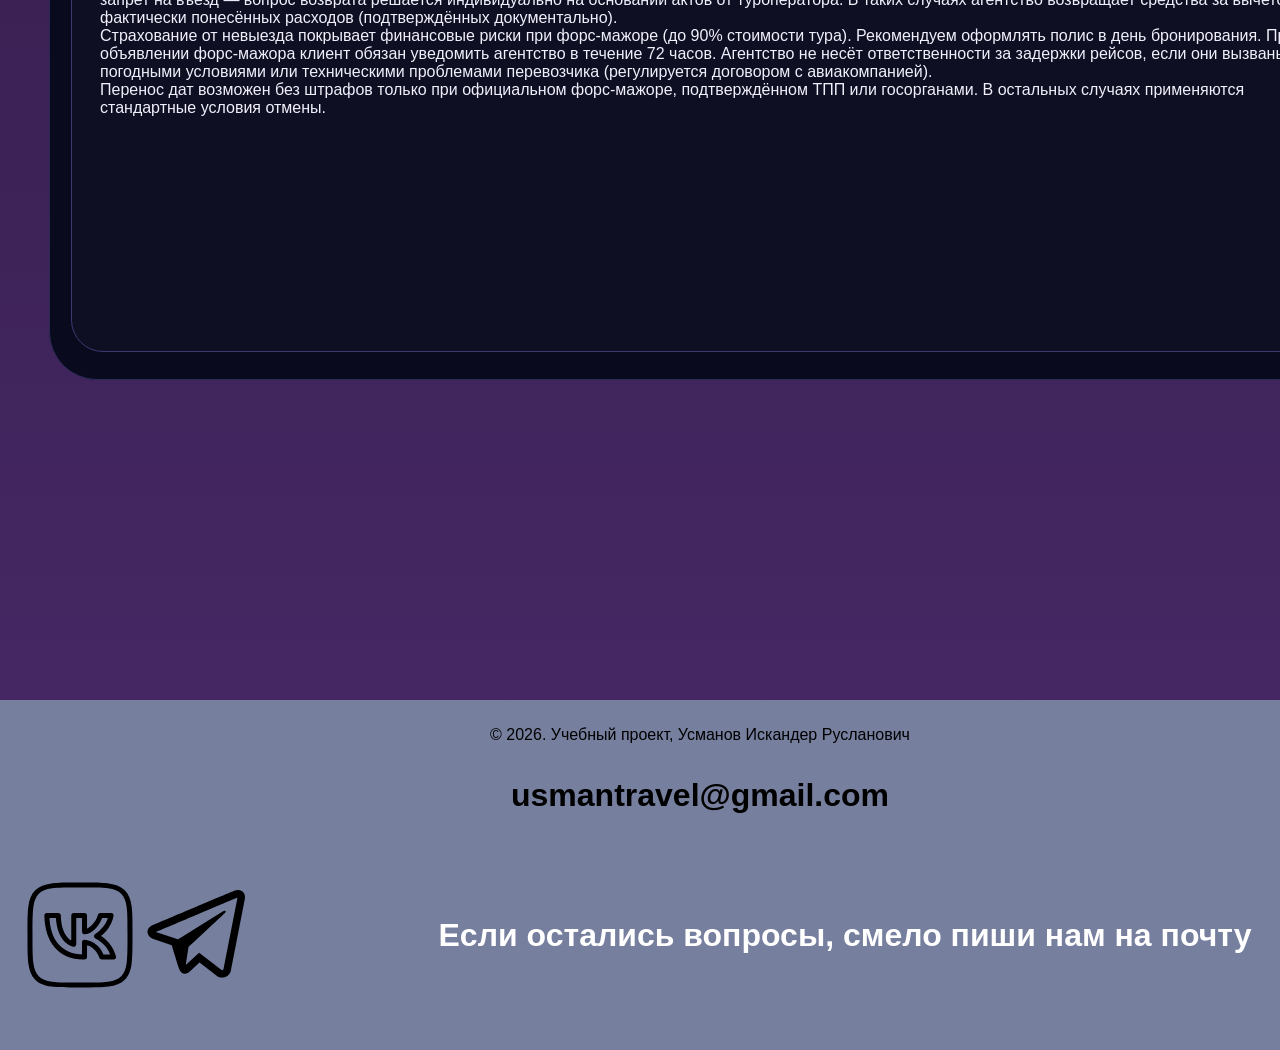
<file: files/rules.html>
<!DOCTYPE html>
<html>
<head>
<meta charset = "UTF-8">
<title>USMAN.travel - Оплата/Возврат</title>
<link rel = "stylesheet" type = "text/css" href = "css.css">
<link rel="icon" href="favicon.ico" type="image/x-icon">
</head>
<body>
<video class = "fon_video" autoplay loop muted playsinline>
<source src = "fon.mp4">
</video>
<div class = "site">
<div class = "header">
<div class = "logo">
<a href = "index.html">
<img src = "logotip.svg">
</a>
</div>
<div class = "navygation">
<ol class = "menu">
<li><a href = "index.html" class="active">Главная</a>
<ul>
<li><a href = "index.html">О нас</a></li>
<li><a href = "index.html">Наш директор</a></li>
<li><a href = "index.html">Популярные города</a></li>
</ul>
</li>
<li><a href = "map.html">Карта</a></li>
<li><a href = "prices.html">Услуги</a>
<ul>
<li><a href = "prices.html">Цены</a></li>
<li><a href = "prices.html">Готовые туры</a></li>
<li><a href = "prices.html">Экстрим</a></li>
<li><a href = "prices.html">Оздоровительные</a></li>
</ul>
</li>
<li><a href = "rules.html">Оплата/Возврат</a>
<ul>
<li><a href = "rules.html">Правила бронирования, оплаты, отмены туров.</a></li>
</ul>
</li>
<li><a href = "contacts.html">Связаться</a>
<ul>
<li><a href = "contacts.html">Звонок оператора</a></li>
<li><a href = "contacts.html">Анкета</a></li>
<li><a href = "contacts.html">График работы операторов</a></li>
<li><a href = "#gmail">Почта</a></li>
</ul>
</li>
</ol>
</div>
</div>
<div class = "main">
<header class = "header-block">
<h1>Правила бронирования, оплаты и отмены туров</h1>
<p>Актуальная редакция для всех туристических продуктов • 2026 год</p>
</header>
<section class = "content-block">
<div class = "block-title">
<h2>1. Условия бронирования</h2>
</div>
<div class="two-columns">
<article class="info-card">
<h3>Предварительное бронирование</h3>
<p>Бронирование тура считается подтверждённым только после внесения предоплаты или полной стоимости. Минимальная сумма предоплаты — 15% от стоимости тура.</p>
<ul>
<li>Для раннего бронирования: фиксация мест за 60+ дней до вылета. Предоплата 10%.</li>
<li>Горящие туры: 100% оплата в течение 24 часов.</li>
<li>Групповые заявки (от 10 человек): депозит 30%.</li>
</ul>
<div class="warning-box">
<h1>Важно: При отсутствии предоплаты в указанные сроки бронь автоматически аннулируется.</h1>
</div>
</article>
<article class="info-card">
<h3>Необходимые документы</h3>
<p>Для оформления тура нужны скан-копии загранпаспортов (срок действия не менее 6 месяцев) и анкета туриста. Для детей — свидетельство о рождении.</p>
<p>Изменения данных принимаются не позднее чем за 14 дней до начала тура.</p>
</article>
</div>
</section>
<section class="content-block">
<div class="block-title">
<h2>2. Порядок и способы оплаты</h2>
</div>
<div class="two-columns">
<article class="info-card">
<h3>График платежей</h3>
<ul>
<li>Предоплата — 20% (2 дня)</li>
<li>Вторая часть — 40% (за 45 дней)</li>
<li>Остаток — 40% (за 21 день)</li>
</ul>
</article>
<article class="info-card">
<h3>Специальные акции</h3>
<ul>
<li>Полная оплата сразу — скидка 5%</li>
<li>Оплата картой МИР — скидка 3%</li>
<li>Раннее бронирование — фиксация цены</li>
</ul>
</article>
</div>
</section>
<section class="content-block">
<div class="block-title">
<h2>3. Страхование и ответственность</h2>
</div>
<div class="two-columns">
<article class="info-card">
<h3>Медицинская страховка</h3>
<p>Все туры включают базовый полис медстрахования. Для активных туров требуется расширенное страхование.</p>
</article>
<article class="info-card">
<h3>Ответственность агентства</h3>
<p>Агентство — посредник между клиентом и туроператором. Рекомендуем оформлять страховку от невыезда.</p>
</article>
</div>
</section>
<section class="content-block">
<div class="block-title">
<h2>4. Как вернуть деньги</h2>
</div>
<div class="full-width-card">
<article class="single-card">
<h3>Заявление на возврат и процесс</h3>
<ol>
<li>Направить заявление на почту usmantravel@gmail.com (тема: "Возврат тура [номер договора]")</li>
<li>Приложить договор, ваучер, платёжный документ и копию паспорта</li>
<li>Срок рассмотрения — до 10 рабочих дней</li>
<li>Возврат тем же способом оплаты (срок зачисления: 14–30 дней в зависимости от банка)</li>
</ol>
<p>Условия возврата в зависимости от срока: отмена за 60+ дней — штраф только предоплата (15%); за 30–59 дней — удержание 30%; за 14–29 дней — 50%; менее 14 дней — возврат невозможен, кроме случаев страховки от невыезда. При отказе в визе возврат за вычетом фактических расходов (консульский сбор, авиабилеты). Для горящих туров возврат средств исключён, возможна только замена туриста за 5 дней до вылета (доплата за переоформление).</p>
</article>
</div>
</section>
<section class="content-block">
<div class="block-title">
<h2>5. Форс-мажор</h2>
</div>
<div class="full-width-card">
<article class="single-card">
<h3>Непреодолимая сила</h3>
<p>Стихийные бедствия, военные действия, эпидемии, официально объявленная пандемия, закрытие границ по решению властей, забастовки авиакомпаний, запрет на въезд — вопрос возврата решается индивидуально на основании актов от туроператора. В таких случаях агентство возвращает средства за вычетом фактически понесённых расходов (подтверждённых документально).</p>
<p>Страхование от невыезда покрывает финансовые риски при форс-мажоре (до 90% стоимости тура). Рекомендуем оформлять полис в день бронирования. При объявлении форс-мажора клиент обязан уведомить агентство в течение 72 часов. Агентство не несёт ответственности за задержки рейсов, если они вызваны погодными условиями или техническими проблемами перевозчика (регулируется договором с авиакомпанией).</p>
<p>Перенос дат возможен без штрафов только при официальном форс-мажоре, подтверждённом ТПП или госорганами. В остальных случаях применяются стандартные условия отмены.</p>
</article>
</div>
</section>
</div>
<div class = "footer">
<div class = "footer1">
<p>© 2026. Учебный проект, Усманов Искандер Русланович</p>
</div>
<div class = "footer2">
<h1 id = "gmail">usmantravel@gmail.com</h1>
</div>
<div class = "footer3">
<div class = "logotips">
<div class = "logo1">
<a href = "index.html">
<img src = "logo1.svg">
</a>
</div>
<div class = "logo2">
<a href = "index.html">
<img src = "logo2.svg">
</a>
</div>
</div>
<div class = "footer3_text">
<h1>Если остались вопросы, смело пиши нам на почту</h1>
</div>
</div>
</div>
</div>
<a href="contacts.html" class="fixed-circle-button">
📞
</a>
</body>
</html>
</file>
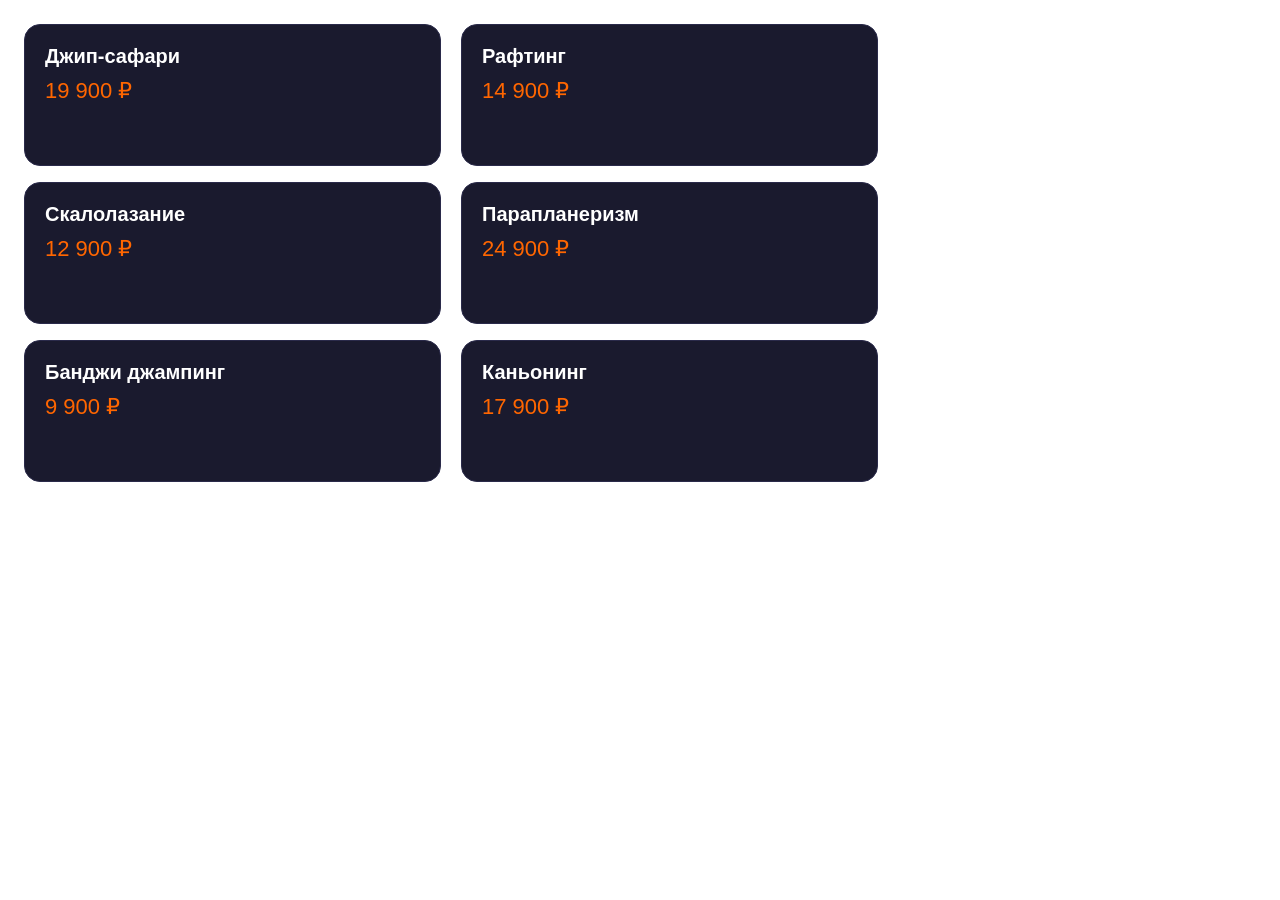
<file: files/u1.html>
<!DOCTYPE html>
<html lang="ru">
<head>
<meta charset="UTF-8">
<title>Экстрим</title>
<link rel="stylesheet" type="text/css" href="css.css">
</head>
<body>
<div class="u1">
<div>
<div class="service-card">
<h3>Джип-сафари</h3>
<div class="service-price">19 900 ₽</div>
</div>
<div class="service-card">
<h3>Рафтинг</h3>
<div class="service-price">14 900 ₽</div>
</div>
<div class="service-card">
<h3>Скалолазание</h3>
<div class="service-price">12 900 ₽</div>
</div>
<div class="service-card">
<h3>Парапланеризм</h3>
<div class="service-price">24 900 ₽</div>
</div>
<div class="service-card">
<h3>Банджи джампинг</h3>
<div class="service-price">9 900 ₽</div>
</div>
<div class="service-card">
<h3>Каньонинг</h3>
<div class="service-price">17 900 ₽</div>
</div>
</div>
</div>
</body>
</html>
</file>
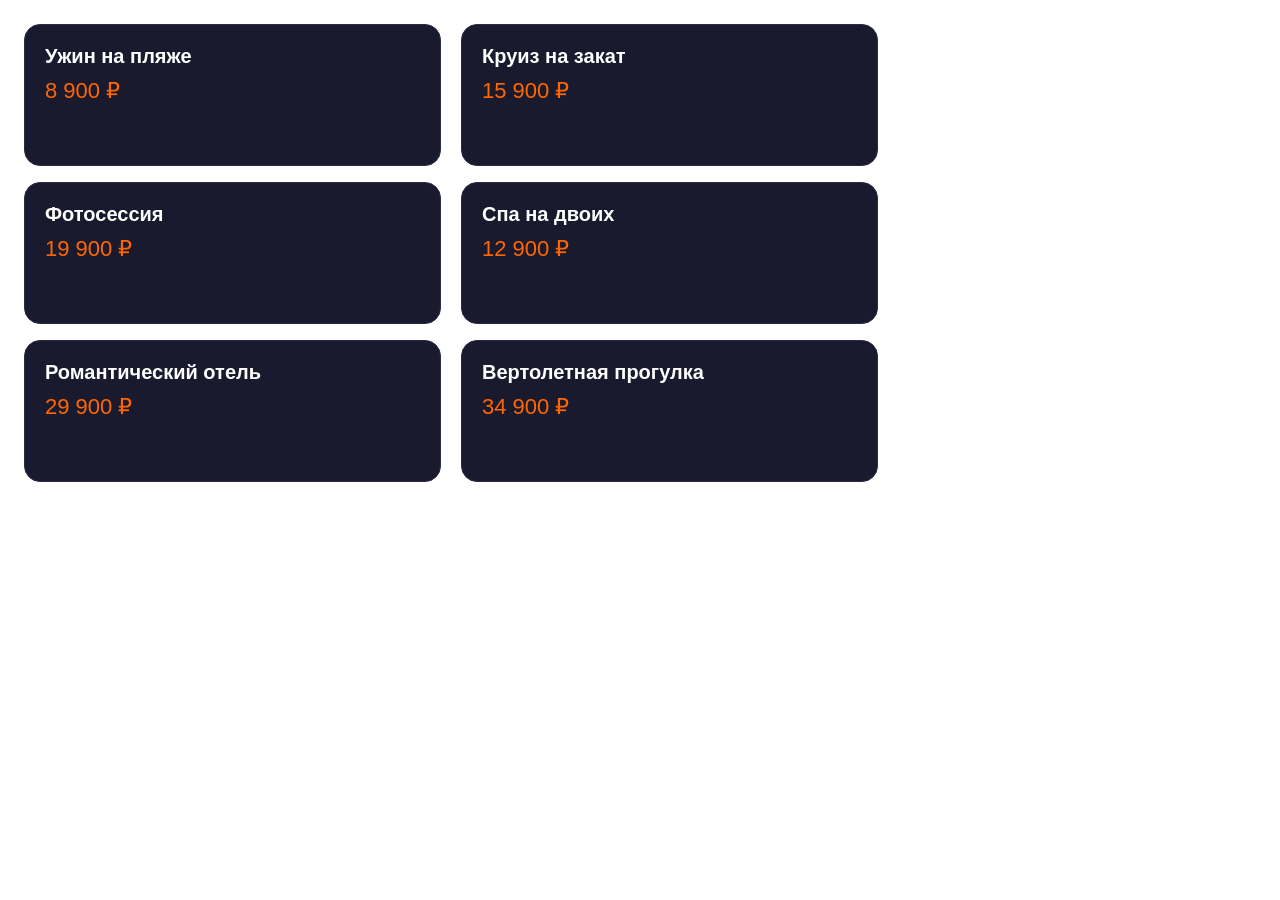
<file: files/u2.html>
<!DOCTYPE html>
<html lang="ru">
<head>
<meta charset="UTF-8">
<title>Романтика</title>
<link rel="stylesheet" type="text/css" href="css.css">
</head>
<body>
<div class="u2">
<div>
<div class="service-card">
<h3>Ужин на пляже</h3>
<div class="service-price">8 900 ₽</div>
</div>
<div class="service-card">
<h3>Круиз на закат</h3>
<div class="service-price">15 900 ₽</div>
</div>
<div class="service-card">
<h3>Фотосессия</h3>
<div class="service-price">19 900 ₽</div>
</div>
<div class="service-card">
<h3>Спа на двоих</h3>
<div class="service-price">12 900 ₽</div>
</div>
<div class="service-card">
<h3>Романтический отель</h3>
<div class="service-price">29 900 ₽</div>
</div>
<div class="service-card">
<h3>Вертолетная прогулка</h3>
<div class="service-price">34 900 ₽</div>
</div>
</div>
</div>
</body>
</html>
</file>
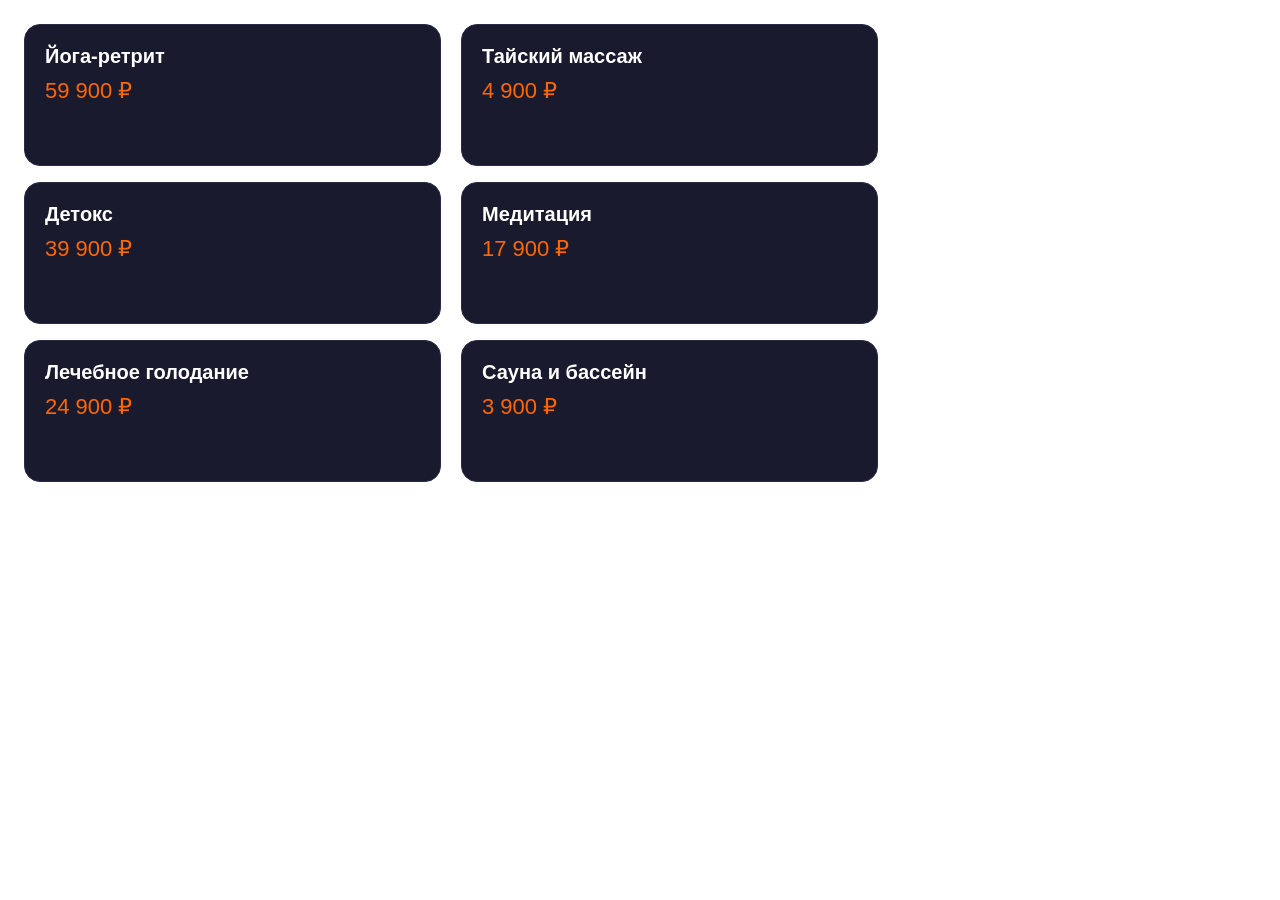
<file: files/u3.html>
<!DOCTYPE html>
<html lang="ru">
<head>
<meta charset="UTF-8">
<title>Здоровье</title>
<link rel="stylesheet" type="text/css" href="css.css">
</head>
<body>
<div class="u3">
<div>
<div class="service-card">
<h3>Йога-ретрит</h3>
<div class="service-price">59 900 ₽</div>
</div>
<div class="service-card">
<h3>Тайский массаж</h3>
<div class="service-price">4 900 ₽</div>
</div>
<div class="service-card">
<h3>Детокс</h3>
<div class="service-price">39 900 ₽</div>
</div>
<div class="service-card">
<h3>Медитация</h3>
<div class="service-price">17 900 ₽</div>
</div>
<div class="service-card">
<h3>Лечебное голодание</h3>
<div class="service-price">24 900 ₽</div>
</div>
<div class="service-card">
<h3>Сауна и бассейн</h3>
<div class="service-price">3 900 ₽</div>
</div>
</div>
</div>
</body>
</html>
</file>
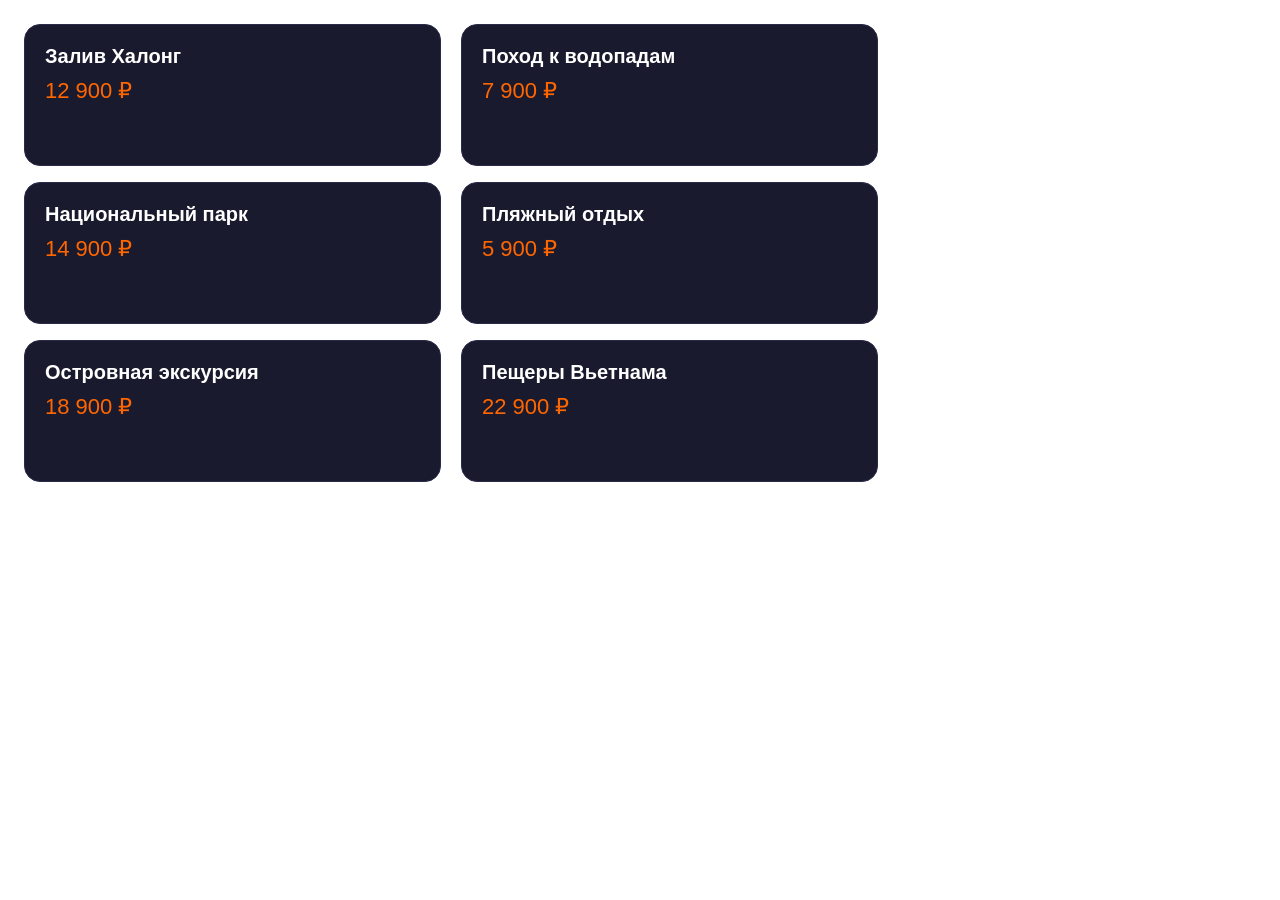
<file: files/u4.html>
<!DOCTYPE html>
<html lang="ru">
<head>
<meta charset="UTF-8">
<title>Природа</title>
<link rel="stylesheet" type="text/css" href="css.css">
</head>
<body>
<div class="u4">
<div>
<div class="service-card">
<h3>Залив Халонг</h3>
<div class="service-price">12 900 ₽</div>
</div>
<div class="service-card">
<h3>Поход к водопадам</h3>
<div class="service-price">7 900 ₽</div>
</div>
<div class="service-card">
<h3>Национальный парк</h3>
<div class="service-price">14 900 ₽</div>
</div>
<div class="service-card">
<h3>Пляжный отдых</h3>
<div class="service-price">5 900 ₽</div>
</div>
<div class="service-card">
<h3>Островная экскурсия</h3>
<div class="service-price">18 900 ₽</div>
</div>
<div class="service-card">
<h3>Пещеры Вьетнама</h3>
<div class="service-price">22 900 ₽</div>
</div>
</div>
</div>
</body>
</html>
</file>
<file: files/css.css>
* {
    margin: 0px;
    padding: 0px;
}

html {
    scroll-behavior: smooth;
}

.menu li a.active {
    color: white;
    background-color: #8c0b70;
    border-radius: 10px;
}

.fixed-circle-button {
    position: fixed;
    bottom: 30px;
    right: 30px;
    width: 60px;
    height: 60px;
    background: white;
    border-radius: 30px;
    display: flex;
    align-items: center;
    justify-content: center;
    text-decoration: none;
    z-index: 100;
    font-size: 30px;
    cursor: pointer;
}

.fixed-circle-button:hover {
    background: #8c0b70;
    transform: scale(2);
}

@keyframes fadeInUp {
    0% {
        opacity: 0;
        transform: translateY(20px);
    }

    100% {
        opacity: 1;
        transform: translateY(0);
    }
}

.header-block,
.content-block,
.obl1_text,
.obl2,
.map1_text,
.map2,
.price1_text,
.price2-text,
.price2,
.contact1_text,
.contact2 {
    animation: fadeInUp 2s ease forwards;
}

.site {
    width: 1400px;
    min-height: 2000px;
    background: black;
    margin: 0 auto;
    font-family: Arial Black, sans-serif;
    position: relative;
    z-index: 1;
}

.fon_video {
    margin: 0 auto;
    position: fixed;
    right: 0;
    bottom: 0;
    width: 100%;
    height: 100%;
    z-index: 0;
    background: black;
    object-fit: cover;
    top: 0;
    left: 0;
}

.header {
    width: 1400px;
    height: 150px;
    display: flex;
}

.logo {
    width: 400px;
    height: 150px;
    display: flex;
    align-items: center;
    justify-content: center;
}

.navygation {
    width: 1000px;
    height: 150px;
    display: flex;
    align-items: center;
    justify-content: center;
    gap: 70px;
}

.menu {
    height: 35px;
    display: flex;
    list-style-type: none;
    align-items: center;
    justify-content: center;
}

.menu li:hover ul {
    display: block;
}

.menu ul li {
    float: none;
}

.menu li:hover {
    background-color: #8c0b70;
}

.menu ul li:hover {
    background-color: #f21882;
}

.menu ul {
    padding: 0;
    list-style-type: none;
    display: none;
    background-color: #0b188c;
    position: absolute;
    top: 35px;
    z-index: 2;
    width: 182px;
}

.menu li {
    position: relative;
    height: 100%;
}

.menu li a {
    display: inline-block;
    padding: 6px;
    width: 170px;
    color: #fff;
    text-decoration: none;
    text-align: center;
}

.navygation a {
    display: flex;
    align-items: center;
    justify-content: center;
}

.text2 a {
    color: white;
    cursor: pointer;
    text-decoration: none;
    font-size: 20px;
}

.main {
    width: 1400px;
    height: 3750px;
    background: linear-gradient(#0E0813, #452763);
}

.footer {
    width: 1400px;
    height: 350px;
    background: #767F9E;
    flex-direction: column;
}

.footer1 {
    width: 1400px;
    height: 70px;
    display: flex;
    align-items: center;
    justify-content: center;
}

.footer p {
    margin: 20px 0;
}

.footer2 {
    width: 1400px;
    height: 50px;
    display: flex;
    align-items: center;
    justify-content: center;
}

.footer3 {
    width: 1400px;
    height: 230px;
    display: flex;
    align-items: center;
    justify-content: center;
}

.logotips {
    float: left;
    width: 250px;
    height: 120px;
    margin: 0 20px;
    display: flex;
}

.footer3_text {
    float: right;
    width: 1110px;
    height: 230px;
    display: flex;
    align-items: center;
    justify-content: center;
    color: white;
}

.logotips img {
    width: 120px;
    height: 120px;
}

.logo1,
.logo2 {
    cursor: pointer;
}

.logo1:hover,
.logo2:hover {
    background: #452763;
    border-radius: 20px;
}

/* STATIC */
/* INDEX.html */
.obl1 {
    width: 1400px;
    height: 500px;
    position: relative;
}

.obl1 img {
    width: 1400px;
    height: 500px;
    opacity: 0.9;
    z-index: 1;
    position: absolute;
    top: 0;
    left: 0;
}

.obl1_text {
    flex-direction: column;
    width: 425px;
    float: left;
    z-index: 2;
    height: 500px;
    position: relative;
}

.obl1-1 {
    width: 425px;
    height: 300px;
    display: flex;
    align-items: center;
    justify-content: center;
    padding-top: 50px;
}

.button_obl1 {
    width: 425px;
    height: 140px;
}

.obl1 h1 {
    width: 425px;
    font-size: 50px;
    color: white;
    text-align: left;
    margin-left: 30px;
    z-index: 2;
}

.button1 {
    width: 150px;
    height: 60px;
    color: white;
    font-size: 22px;
    text-decoration: none;
    z-index: 2;
    margin-left: 30px;
    margin-top: 10px;
    display: flex;
    align-items: center;
    justify-content: center;
    border: 3px solid white;
    border-radius: 20px;
    position: relative;
    transition: transform 0.2s;
}

.button1:hover {
    background: #452763;
    transform: scale(1.2);
}

.obl2 {
    width: 1400px;
    height: 650px;
    display: flex;
    align-items: center;
    flex-direction: column;
}

.obl2-1 {
    width: 1400px;
    height: 100px;
    display: flex;
    align-items: center;
    justify-content: center;
    margin-top: 60px;
}

.obl2-2 {
    width: 1400px;
    height: 500px;
    display: flex;
}

.obl2-2-1 {
    width: 800px;
    height: 500px;
    display: flex;
    align-items: center;
}

.obl2-2-1 h1 {
    margin: 20px 30px;
    color: white;
    font-size: 25px;
}

.obl2-2-2 {
    width: 600px;
    height: 500px;
    display: flex;
    align-items: center;
    justify-content: center;
}

.obl2-2-2 img {
    width: 500px;
    height: 500px;
}

.obl3 {
    width: 1400px;
    height: 700px;
    display: flex;
    align-items: center;
    flex-direction: column;
}

.obl3-1 {
    width: 1400px;
    height: 90px;
    display: flex;
    align-items: center;
    justify-content: center;
    margin: 20px 0;
}

.obl3-2 {
    width: 1400px;
    height: 600px;
    display: flex;
    flex-direction: column;
    align-items: center;
}

.obl3_img1 {
    margin-top: 50px;
}

.obl3_img1 img {
    height: 100px;
    max-width: 400px;
    height: auto;
    border-radius: 50px;
}

.obl3_text {
    text-align: center;
    display: flex;
    align-items: center;
    justify-content: center;
    width: 1400px;
    height: 100px;
}

.obl3_text h2 {
    color: white;
    font-size: 35px;
    margin: 10px;
}

.obl4 {
    width: 1400px;
    height: 1900px;
    display: flex;
    align-items: center;
    flex-direction: column;
}

.obl2-1 h1,
.obl3-1 h1,
.obl4-1 h1 {
    color: white;
    font-size: 50px;
}

.obl4-1 {
    width: 1400px;
    height: 300px;
    display: flex;
    align-items: center;
    justify-content: center;
}

.town {
    width: 1200px;
    height: 400px;
    background: #D9D9D9;
    margin: 30px 0;
    border-radius: 30px;
}

.town_photo {
    float: left;
}

.town_photo2 {
    float: right;
}

.town_photo img {
    width: 620px;
    height: 400px;
    border-radius: 30px;
}

.town_photo2 img {
    width: 620px;
    height: 400px;
    border-radius: 30px;
}

.town_text {
    width: 550px;
    height: 400px;
    float: right;
    position: relative;
}

.town_text3 {
    width: 550px;
    height: 400px;
    float: left;
    position: relative;
    margin-left: 20px;
}

.town_text2 {
    position: absolute;
    width: 530px;
    height: 320px;
    top: 0;
    left: 0;
}

.town_text h1,
.town_text3 h1 {
    margin: 20px 0;
    color: black;
}

.town_text h2,
.town_text3 h2 {
    font-size: 20px;
}

.town_photo img:hover,
.town_photo2 img:hover {
    transform: scale(1.1);
    transition: transform 0.3s ease;
}

/* MAP.html */
.map1 {
    width: 1400px;
    height: 500px;
    position: relative;
    z-index: 1;
}

.map1 video {
    width: 1400px;
    height: 500px;
    z-index: 1;
    position: absolute;
    top: 0;
    left: 0;
    object-fit: cover;
}

.map1_text {
    display: flex;
    flex-direction: column;
    width: 1400px;
    z-index: 2;
    height: 500px;
    position: relative;
    justify-content: center;
    align-items: center;
}

.map1-1 {
    width: 1200px;
    height: auto;
    display: flex;
    align-items: center;
    justify-content: center;
    text-align: center;
    padding: 0 20px;
}

.map1-1 h1 {
    width: 1400px;
    font-size: 50px;
    color: white;
    z-index: 2;
}

.map_button {
    width: 1400px;
    height: 200px;
    display: flex;
    justify-content: center;
    align-items: center;
}

.map_button1 {
    width: 170px;
    height: 60px;
    color: white;
    font-size: 22px;
    text-decoration: none;
    z-index: 2;
    display: flex;
    align-items: center;
    justify-content: center;
    border: 3px solid white;
    border-radius: 20px;
    cursor: pointer;
    transition: transform 0.2s;
}

.map_button1:hover {
    background: #452763;
    transform: scale(1.2);
}

.map2 {
    width: 1400px;
    height: 900px;
    display: flex;
    align-items: center;
    justify-content: center;
}

.map_v {
    width: 1300px;
    height: 800px;
    background: #682fa1;
    border-radius: 40px;
    display: flex;
    align-items: center;
    justify-content: center;
}

.map_v iframe {
    width: 1200px;
    height: 700px;
    border-radius: 40px;
}

.map3 {
    width: 1400px;
    height: 2300px;
    align-items: center;
    justify-content: center;
}

.map3-1 {
    width: 1400px;
    height: 100px;
    display: flex;
    align-items: center;
    justify-content: center;
    margin: 50px 0;
}

.map3-1 h1 {
    color: white;
    font-size: 50px;
}

.map-grid {
    display: grid;
    grid-template-columns: 600px 600px;
    gap: 20px;
    align-items: center;
    justify-content: center;
}

.map-name {
    font-weight: bold;
    color: white;
    margin-bottom: 8px;
}

.map-text {
    color: white;
}

.map-tag {
    font-weight: 600;
    padding: 3px 8px;
    border-radius: 20px;
    display: inline-block;
    margin-top: 10px;
    background: #e8f5e8;
    color: red;
}

.map-item {
    background: #2a387d;
    border-radius: 8px;
    padding: 15px;
    border: 3px solid #773687;
    transition: transform 0.2s;
}

.map-item:hover {
    transform: scale(1.2);
}

/* PRICE.html */
.price1 {
    width: 1400px;
    height: 500px;
    position: relative;
    z-index: 1;
}

.price1 video {
    width: 1400px;
    height: 500px;
    z-index: 1;
    position: absolute;
    top: 0;
    left: 0;
    object-fit: cover;
}

.price1_text {
    display: flex;
    flex-direction: column;
    width: 1400px;
    z-index: 2;
    height: 500px;
    position: relative;
    justify-content: center;
    align-items: center;
}

.price1-1 {
    width: 1200px;
    height: auto;
    display: flex;
    align-items: center;
    justify-content: center;
    text-align: center;
    padding: 0 20px;
}

.price1-1 h1 {
    width: 1400px;
    font-size: 50px;
    color: white;
    z-index: 2;
}

.price_button {
    width: 1400px;
    height: 200px;
    display: flex;
    justify-content: center;
    align-items: center;
}

.price_button1 {
    width: 170px;
    height: 60px;
    color: white;
    font-size: 22px;
    text-decoration: none;
    z-index: 2;
    display: flex;
    align-items: center;
    justify-content: center;
    border: 3px solid white;
    border-radius: 20px;
    cursor: pointer;
    transition: transform 0.2s;
}

.price_button1:hover {
    background: #452763;
    transform: scale(1.2);
}

.price2 {
    width: 1400px;
    height: 1000px;
    display: flex;
    align-items: center;
    justify-content: center;
}

.price2-text {
    width: 1400px;
    height: 400px;
    display: flex;
    justify-content: center;
    align-items: center;
    color: white;
    font-size: 40px;
}

.price_slaider {
    width: 600px;
    height: 800px;
    position: relative;
    margin-top: 0;
    padding-top: 0;
}

.price_slaider input {
    display: none;
}

.price_slaider input+label {
    display: inline-block;
    width: 30px;
    height: 30px;
    border-radius: 10px;
    background: white;
    border: 2px solid black;
    cursor: pointer;
    z-index: 100;
    left: 200px;
    top: 820px;
    position: relative;
}

.price_slaider input+label:hover {
    background: blue;
}

.price_slaider .photo {
    position: absolute;
    top: 0;
    left: 0;
    width: 600px;
    height: 800px;
}

.price_slaider .photo img {
    width: 600px;
    height: 800px;
    border-radius: 20px;
}

.price_slaider input:checked+label+div {
    visibility: visible;
}

.price_slaider input:checked+label {
    background: blue;
}

.price_slaider .photo {
    visibility: hidden;
    opacity: 0;
    transition: 0.3s;
}

.price_slaider input:checked+label+div {
    visibility: visible;
    opacity: 1;
}

.price3-text {
    width: 1400px;
    height: 200px;
    display: flex;
    justify-content: center;
    align-items: center;
    color: white;
    font-size: 40px;
    margin-top: 200px;
}

.price3 {
    width: 1400px;
    height: 1000px;
    display: flex;
    align-items: center;
    justify-content: center;
}

.menu-left {
    text-align: center;
    height: 500px;
    width: 500px;
}

.menu-left img {
    width: 500px;
    height: 500px;
    display: block;
}

.menu-frame {
    width: 500px;
    height: 500px;
    border: none;
}

.oblast-frame {
    width: 900px;
    height: 500px;
    border: none;
}

.price3 iframe {
    display: block;
}

.u1,
.u2,
.u3,
.u4 {
    width: 900px;
    height: 500px;
    padding: 24px;
}

.service-card {
    background: #1a1a2e;
    border-radius: 16px;
    padding: 20px;
    margin-bottom: 16px;
    width: 375px;
    height: 100px;
    display: inline-block;
    margin-right: 16px;
    border: 1px solid #2a2a4a;
    font-family: Arial Black, sans-serif;
    transition: transform 0.2s;
}

.service-card:hover {
    border-color: #ff6600;
    transform: scale(1.1);
}

.service-card h3 {
    margin: 0 0 10px 0;
    font-size: 20px;
    color: #ffffff;
    font-weight: 600;
    font-family: Arial Black, sans-serif;
}

.service-price {
    color: #ff6600;
    font-size: 22px;
    font-family: Arial Black, sans-serif;
}

/* CONTACTS.html */
.contact1 {
    width: 1400px;
    height: 500px;
    position: relative;
    z-index: 1;
}

.contact1 video {
    width: 1400px;
    height: 500px;
    z-index: 1;
    position: absolute;
    top: 0;
    left: 0;
    object-fit: cover;
}

.contact1_text {
    display: flex;
    flex-direction: column;
    width: 1400px;
    z-index: 2;
    height: 500px;
    position: relative;
    justify-content: center;
    align-items: center;
}

.contact1-1 {
    width: 1200px;
    height: auto;
    display: flex;
    align-items: center;
    justify-content: center;
    text-align: center;
    padding: 0 20px;
}

.contact1-1 h1 {
    width: 1400px;
    font-size: 40px;
    color: black;
    background: white;
    border-radius: 20px;
    z-index: 2;
}

.contact2 {
    width: 1400px;
    height: 1000px;
    display: flex;
    align-items: center;
    justify-content: center;
}

.contact3 {
    width: 1400px;
    height: 2250px;
    display: flex;
    justify-content: center;
}

.contact_button {
    width: 1400px;
    height: 200px;
    display: flex;
    justify-content: center;
    align-items: center;
}

.contact_button1 {
    width: 250px;
    height: 90px;
    color: white;
    font-size: 22px;
    text-decoration: none;
    z-index: 2;
    display: flex;
    align-items: center;
    justify-content: center;
    border: 3px solid white;
    border-radius: 20px;
    cursor: pointer;
    background: black;
    transition: transform 0.2s;
}

.contact_button1:hover {
    background: green;
    transform: scale(1.2);
}

.contact2-1 form {
    width: 1000px;
    margin: 0 auto;
    padding: 60px 50px;
    border: 3px solid #773687;
    border-radius: 40px;
    background: #704a96;
}

.contact-form-all {
    display: flex;
    flex-direction: column;
    gap: 35px;
}

.contact-form-title {
    text-align: center;
    margin-bottom: 10px;
}

.contact-form-title h1 {
    color: white;
    font-size: 42px;
    font-weight: bold;
    margin: 0;
}

.contact-form-group {
    display: flex;
    flex-direction: column;
    gap: 15px;
}

.contact-form-group label {
    color: white;
    font-size: 22px;
    font-weight: bold;
}

.contact-form-group input {
    width: 900px;
    padding: 18px 20px;
    border: 2px solid #5a3a7a;
    border-radius: 25px;
    background: #d1b4ed;
    color: black;
    font-size: 18px;
}

.contact-form-group input:focus {
    background: #ebe1f5;
}

.contact-form-group input::placeholder {
    color: #4a2a6a;
    font-size: 16px;
}

.contact-form-group input[type="date"] {
    color: black;
    font-size: 18px;
}

.contact-form-button {
    margin-top: 10px;
}

.contact-form-button button {
    width: 950px;
    padding: 18px 30px;
    background: #5a2a8a;
    color: white;
    font-size: 22px;
    font-weight: bold;
    border: 3px solid white;
    border-radius: 50px;
    cursor: pointer;
    transition: transform 0.2s;
}

.contact-form-button button:hover {
    background: #3fcc57;
    transform: scale(1.1);
}

.contact3-1 {
    width: 1300px;
    height: 2000px;
    background: #704a96;
    border-radius: 20px;
}

.contact3-title {
    height: 100px;
    margin: 50px 0;
    text-align: center;
    display: flex;
    align-items: center;
    justify-content: center;
}

.contact3-title h1 {
    color: white;
    font-size: 42px;
    font-weight: bold;
    margin: 0;
}

.contact3-container {
    display: grid;
    grid-template-columns: 1200px;
    gap: 20px;
    align-items: center;
    justify-content: center;
}

.contact3-item {
    height: 150px;
    background: #2a387d;
    border-radius: 8px;
    padding: 15px;
    border: 1px solid #773687;
}

.contact3-name {
    font-size: 30px;
    font-weight: bold;
    color: white;
    margin-bottom: 8px;
}

.contact3-text {
    font-size: 25px;
    color: white;
}

.contact3-tag {
    font-weight: 600;
    padding: 3px 8px;
    border-radius: 20px;
    display: inline-block;
    margin-top: 10px;
    background: #e8f5e8;
    color: #2e7d32;
}

.header-block {
    width: 1400px;
    height: 200px;
    padding: 60px 0;
    display: grid;
    align-items: center;
    justify-content: center;
}

.header-block h1 {
    font-size: 46px;
    color: white;
}

.header-block p {
    font-size: 18px;
    color: grey;
    text-align: center;
}

.content-block {
    width: 1300px;
    height: 600px;
    background: #0a0a1e;
    border-radius: 48px;
    margin: 20px 49px;
    border: 1px solid #2a2a55;
}

.block-title {
    height: 100px;
    display: flex;
    align-items: center;
    justify-content: center;
}

.block-title h2 {
    font-size: 36px;
    color: white;
}

.two-columns {
    display: flex;
    align-items: center;
    justify-content: center;
    gap: 30px;
}

.info-card {
    width: 500px;
    height: 400px;
    background: #0f0f23;
    border-radius: 30px;
    padding: 20px 30px;
    border: 1px solid #3a3a70;
}

.info-card h3 {
    font-size: 25px;
    color: #ffde9c;
    margin: 20px 0;
}

.info-card p,
.info-card li {
    color: #f0f0fc;
    font-size: 16px;
}

.info-card ul,
.info-card ol {
    padding-left: 22px;
    margin: 12px 0;
}

.info-card li {
    margin: 8px 0;
}

.warning-box {
    width: 500px;
    height: 70px;
    margin-top: 20px;
    text-align: center;
    display: flex;
    align-items: center;
    background: #3a1a0a;
    border: 1px solid #ff9142;
    border-radius: 20px;
}

.warning-box h1 {
    color: #ffe0b5;
    font-size: 15px;
}

.full-width-card {
    width: 1300px;
    height: 500px;
    display: flex;
    align-items: center;
    justify-content: center;
}

.single-card {
    width: 1200px;
    height: 400px;
    background: #0f0f23;
    border-radius: 32px;
    padding: 22px 28px;
    border: 1px solid #3a3a70;
    text-align: left;
}

.single-card h3 {
    font-size: 24px;
    color: #ffde9c;
    margin-bottom: 16px;
    font-weight: 600;
}

.single-card p,
.single-card li {
    color: #f0f0fc;
    font-size: 16px;
}

.single-card ol,
.single-card ul {
    padding-left: 22px;
    margin: 12px 0;
}

.single-card li {
    margin: 8px 0;
}
</file>
